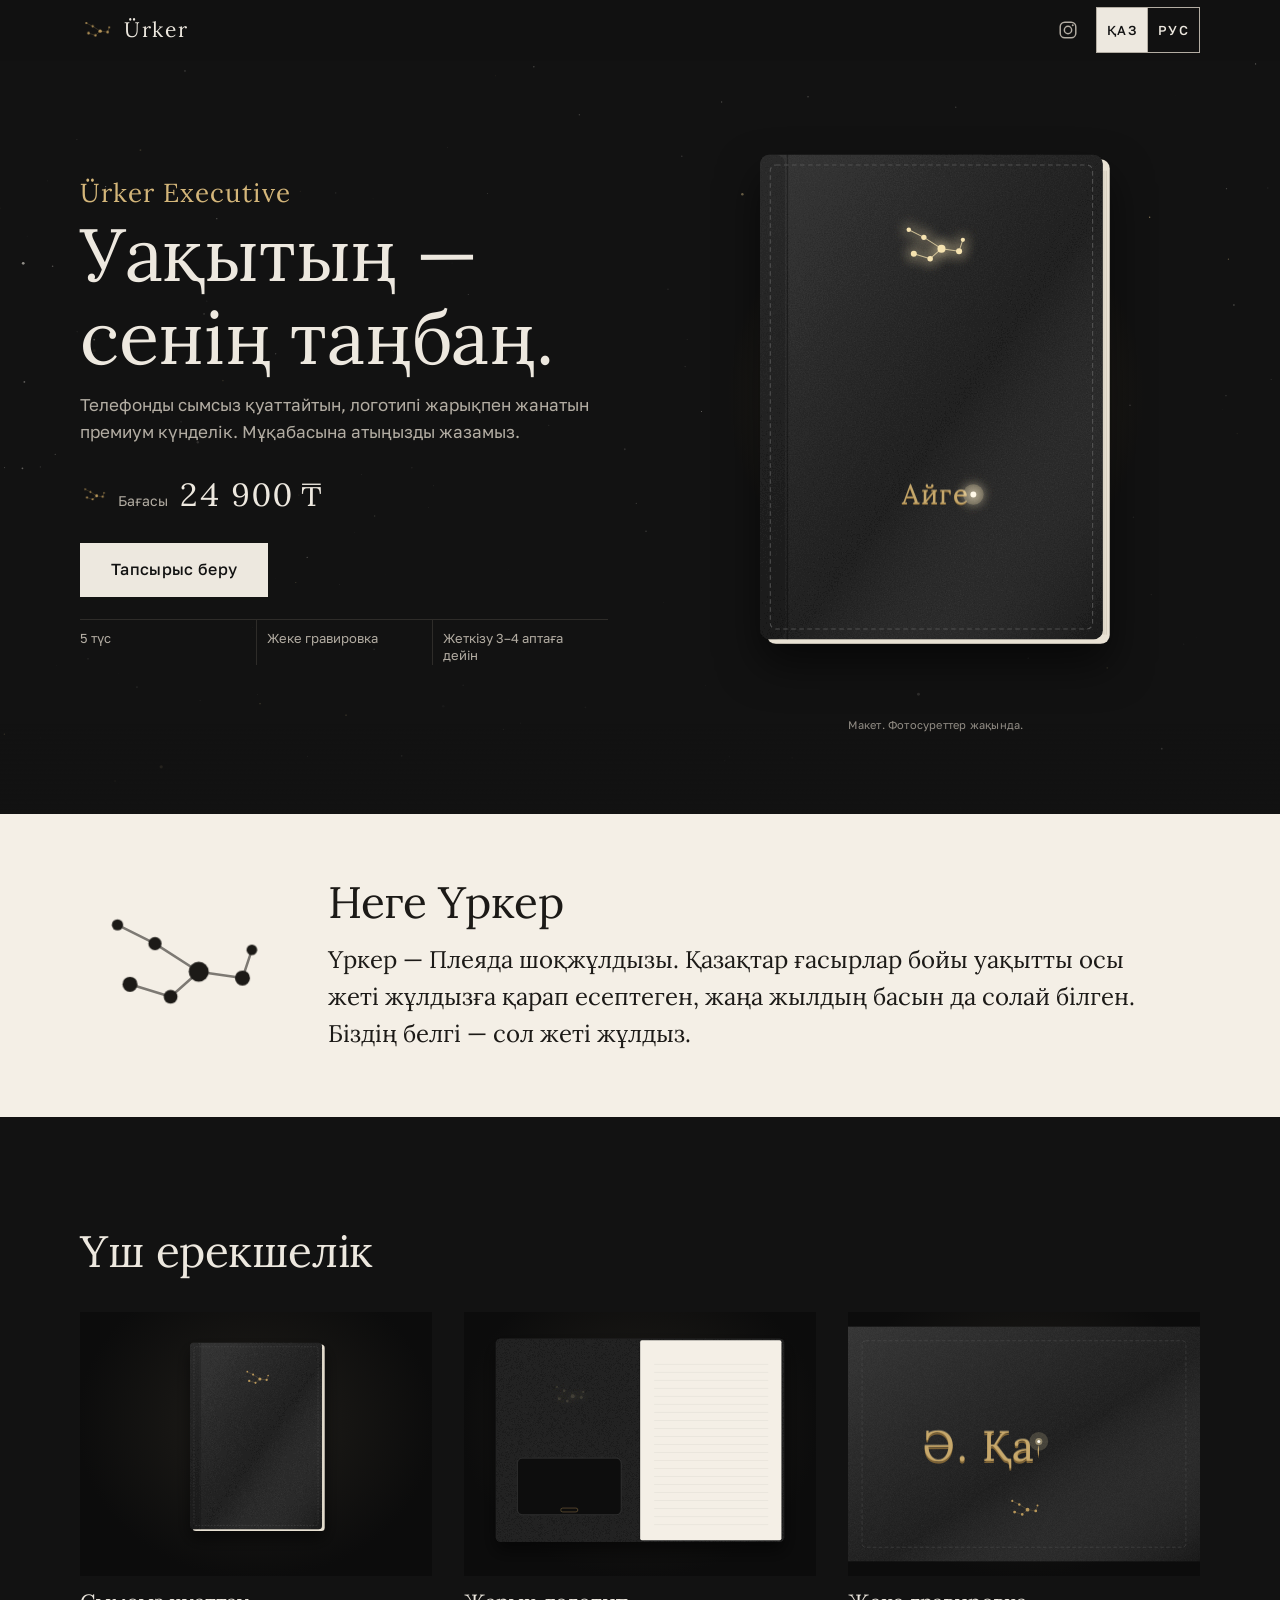
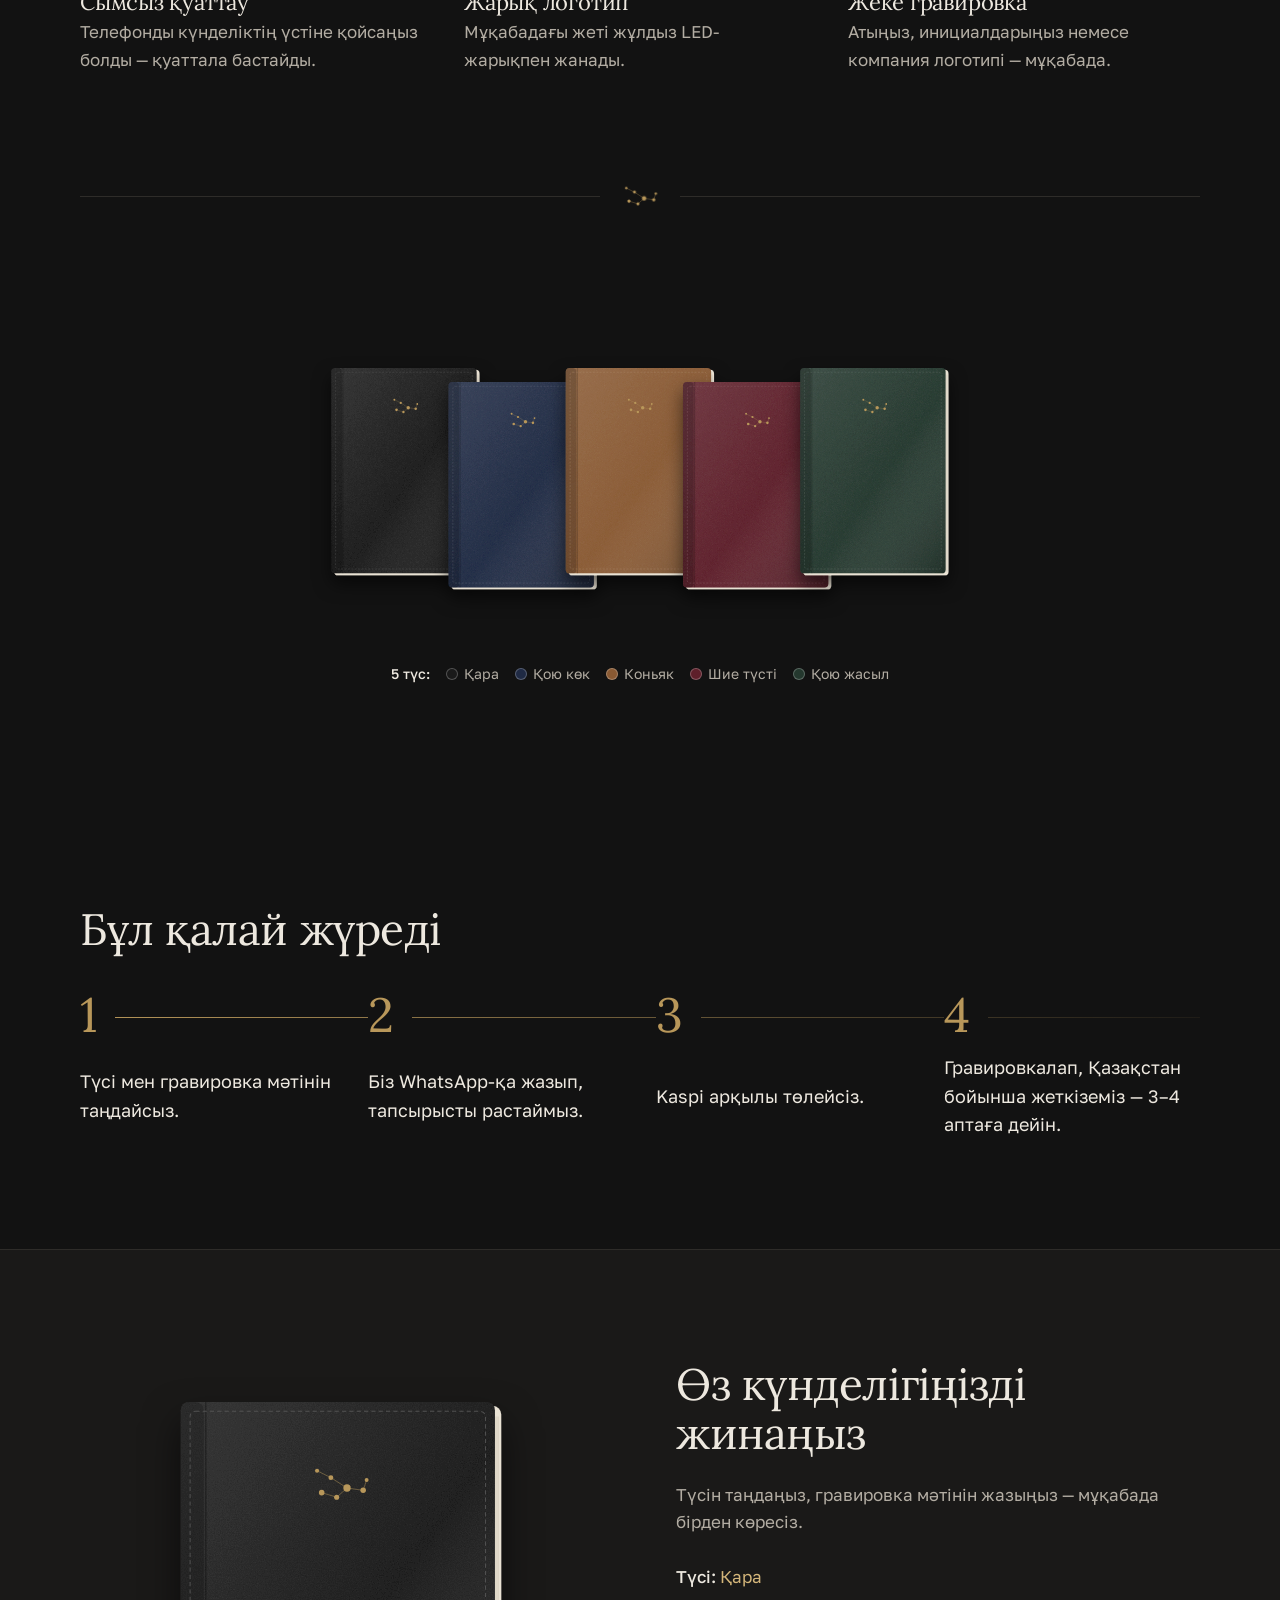
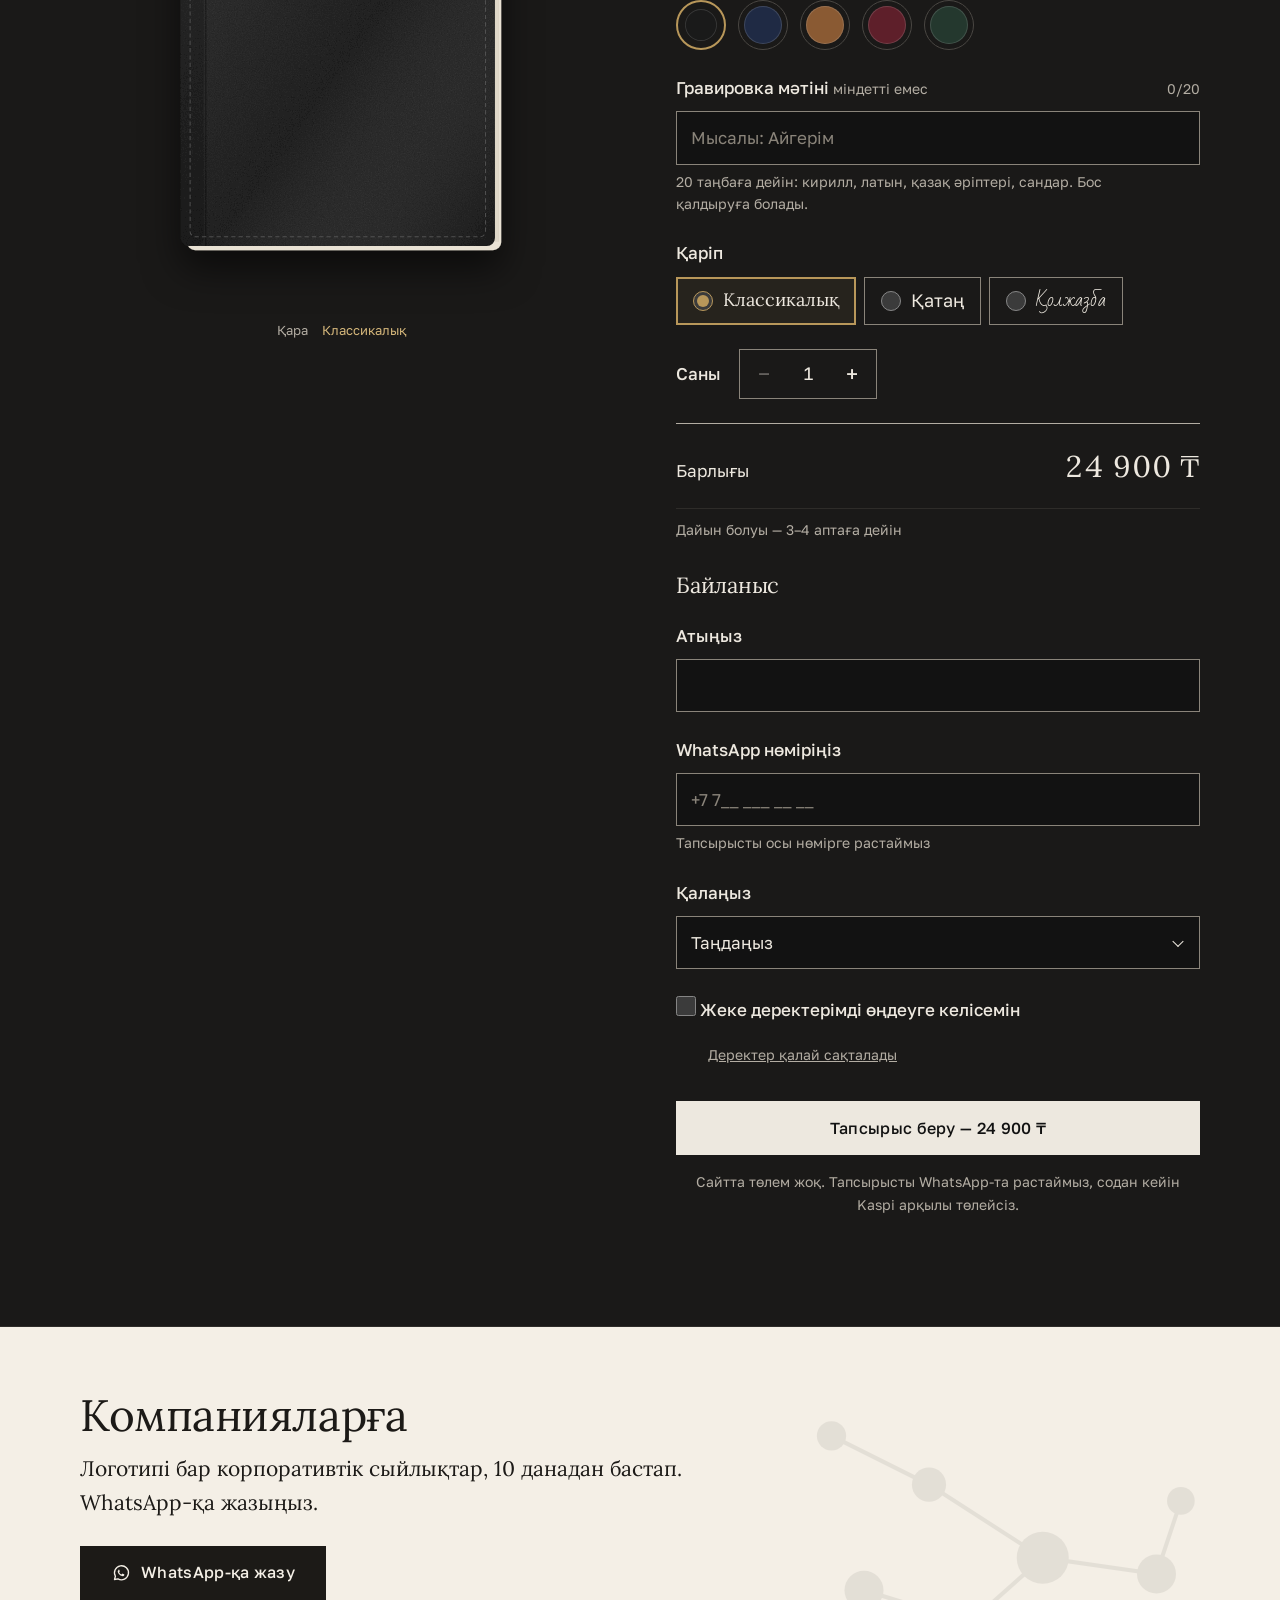
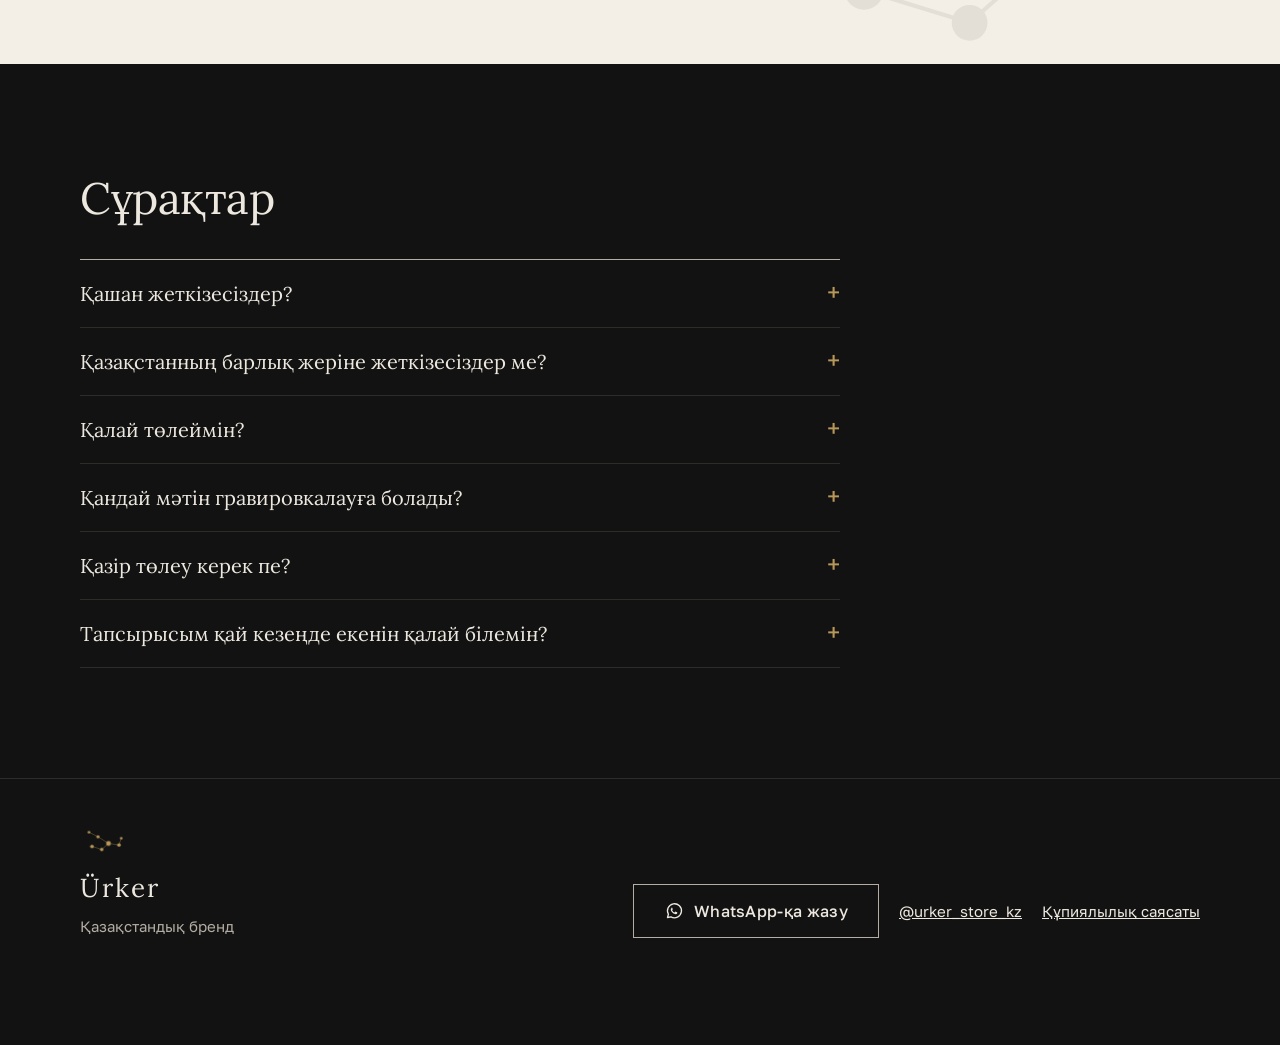
<file: index.html>
<!doctype html>
<html lang="kk" data-page-lang="kk">
<head>
  <meta charset="utf-8">
  <meta name="viewport" content="width=device-width, initial-scale=1, viewport-fit=cover">
  <!--
    Заголовок, описание и Open Graph — единственный текст в этом файле:
    их читают WhatsApp/Instagram при пересылке ссылки, а они не запускают JS.
    Видимые тексты — в content.js.
  -->
  <title>Ürker Executive — гравировкасы бар премиум күнделік</title>
  <meta name="description" content="Телефонды сымсыз қуаттайтын, логотипі жарықпен жанатын премиум күнделік. Мұқабасына атыңызды жазамыз. 5 түс, алдын ала тапсырыс, Kaspi арқылы төлем.">
  <meta name="theme-color" content="#121212">

  <meta property="og:type" content="website">
  <meta property="og:site_name" content="Ürker">
  <meta property="og:locale" content="kk_KZ">
  <meta property="og:locale:alternate" content="ru_RU">
  <meta property="og:title" content="Ürker Executive — Уақытың — сенің таңбаң.">
  <meta property="og:description" content="Телефонды сымсыз қуаттайтын, логотипі жарықпен жанатын премиум күнделік. Мұқабасына атыңызды жазамыз.">
  <!-- Адрес сайта: https://urkerstore.kz/ -->
  <link rel="canonical" href="https://urkerstore.kz/">
  <link rel="alternate" hreflang="kk" href="https://urkerstore.kz/">
  <link rel="alternate" hreflang="ru" href="https://urkerstore.kz/ru/">
  <link rel="alternate" hreflang="x-default" href="https://urkerstore.kz/">
  <meta property="og:url" content="https://urkerstore.kz/">
  <meta property="og:image" content="https://urkerstore.kz/images/og.jpg">
  <meta property="og:image:width" content="1200">
  <meta property="og:image:height" content="630">
  <meta name="twitter:card" content="summary_large_image">

  <link rel="icon" href="favicon.svg" type="image/svg+xml">
  <link rel="icon" href="favicon-32.png" sizes="32x32" type="image/png">
  <link rel="apple-touch-icon" href="apple-touch-icon.png">
  <link rel="preload" href="fonts/lora-latin.woff2" as="font" type="font/woff2" crossorigin>
  <link rel="preload" href="fonts/golos-cyrillic.woff2" as="font" type="font/woff2" crossorigin>
  <link rel="preload" href="fonts/golos-cyrillic-ext.woff2" as="font" type="font/woff2" crossorigin>
  <link rel="stylesheet" href="styles.css?v=20261128c">
</head>
<body>
  <svg width="0" height="0" style="position:absolute" aria-hidden="true" focusable="false">
    <!-- Знак Ürker: 7 звёзд Үркер (Плеяды). Те же координаты — в art.js -->
    <symbol id="stars" viewBox="0 0 64 40">
      <g stroke="currentColor" stroke-width=".8" stroke-linecap="round" opacity=".55">
        <line x1="16" y1="26" x2="29" y2="30"/><line x1="29" y1="30" x2="38" y2="22"/><line x1="38" y1="22" x2="52" y2="24"/>
        <line x1="52" y1="24" x2="55" y2="15"/><line x1="38" y1="22" x2="24" y2="13"/><line x1="24" y1="13" x2="12" y2="7"/>
      </g>
      <g fill="currentColor">
        <circle cx="38" cy="22" r="3.2"/><circle cx="52" cy="24" r="2.4"/><circle cx="55" cy="15" r="1.7"/><circle cx="29" cy="30" r="2.2"/>
        <circle cx="16" cy="26" r="2.4"/><circle cx="24" cy="13" r="2.1"/><circle cx="12" cy="7" r="1.8"/>
      </g>
    </symbol>
    <symbol id="wa-icon" viewBox="0 0 24 24">
      <path fill="none" stroke="currentColor" stroke-width="1.6" stroke-linejoin="round" d="M4.2 19.8l1.1-3.9A8.4 8.4 0 1 1 8.4 19l-4.2.8z"/>
      <path fill="currentColor" d="M9.3 7.6c.2 0 .4 0 .5.4l.7 1.6c.1.2 0 .4-.1.6l-.5.6c-.1.1-.1.3 0 .5.6 1 1.4 1.8 2.5 2.4.2.1.4.1.5-.1l.6-.7c.1-.2.4-.2.6-.1l1.6.8c.2.1.3.3.3.5 0 .9-.7 1.7-1.6 1.8-1.1.1-2.6-.4-4-1.7-1.5-1.4-2.3-3-2.3-4.1 0-.9.6-1.6 1.2-1.7z"/>
    </symbol>
    <symbol id="ig-icon" viewBox="0 0 24 24">
      <g fill="none" stroke="currentColor" stroke-width="1.6"><rect x="3.5" y="3.5" width="17" height="17" rx="5"/><circle cx="12" cy="12" r="4"/></g>
      <circle cx="17.2" cy="6.8" r="1.1" fill="currentColor"/>
    </symbol>
  </svg>

  <a class="skip-link" href="#main" data-t="skipLink"></a>

  <header class="site-header">
    <div class="wrap header-inner">
      <a class="logo" href="#top" data-t-attr="aria-label:logoLabel">
        <svg class="logo-mark" viewBox="0 0 64 40" aria-hidden="true" focusable="false"><use href="#stars"/></svg>
        <span class="logo-word" aria-hidden="true" translate="no">Ürker</span>
      </a>
      <div class="header-right">
        <a class="ig-link js-ig" target="_blank" rel="noopener" data-t-attr="aria-label:instagramLabel">
          <svg viewBox="0 0 24 24" aria-hidden="true"><use href="#ig-icon"/></svg>
        </a>
        <div class="lang-switch" role="group" data-t-attr="aria-label:langSwitchLabel">
          <button type="button" data-lang="kk" lang="kk"></button>
          <button type="button" data-lang="ru" lang="ru"></button>
        </div>
      </div>
    </div>
  </header>

  <main id="main">
    <!-- 1. Первый экран -->
    <section class="hero" id="top">
      <div class="wrap hero-grid">
        <div class="hero-text">
          <p class="kind" data-t="hero.kind"></p>
          <h1><span class="product" data-t="hero.product" translate="no"></span><span class="slogan" data-t="hero.slogan"></span></h1>
          <p class="lead" data-t="hero.lead"></p>
          <div class="price-row">
            <svg class="price-star" viewBox="0 0 64 40" aria-hidden="true"><use href="#stars"/></svg>
            <span class="price-label" data-t="hero.priceLabel"></span>
            <span class="price js-price"></span>
          </div>
          <a class="btn" href="#order" data-t="hero.cta"></a>
          <ul class="facts" data-list="hero.facts"></ul>
        </div>
        <figure class="hero-media">
          <div class="art" data-art="hero" data-t-attr="aria-label:hero.imageAlt" role="img"></div>
          <figcaption class="sketch-note" data-t="hero.sketchNote"></figcaption>
        </figure>
      </div>
    </section>

    <!-- 2. Почему Үркер (светлый блок) -->
    <section class="story" aria-labelledby="story-title">
      <div class="wrap story-grid">
        <svg class="story-stars" viewBox="0 0 64 40" aria-hidden="true"><use href="#stars"/></svg>
        <div>
          <h2 id="story-title" data-t="story.title"></h2>
          <p class="story-text" data-t="story.text"></p>
        </div>
      </div>
    </section>

    <!-- 3. Три отличия -->
    <section class="section features reveal" aria-labelledby="features-title">
      <div class="wrap">
        <h2 id="features-title" data-t="features.title"></h2>
        <div class="feature-list" data-list="features.items"></div>
      </div>
    </section>

    <div class="divider" aria-hidden="true"><svg viewBox="0 0 64 40"><use href="#stars"/></svg></div>

    <!-- 4. Характеристики -->
    <section class="section specs reveal" aria-labelledby="specs-title">
      <div class="wrap specs-grid">
        <div>
          <h2 id="specs-title" data-t="specs.title"></h2>
          <dl class="spec" data-list="specs.items"></dl>
        </div>
        <figure class="colors-figure">
          <div class="art art-colors" data-art="colors" data-t-attr="aria-label:specs.colorsAlt" role="img"></div>
          <figcaption class="color-list" id="color-list"></figcaption>
        </figure>
      </div>
    </section>

    <!-- 5. Как это работает (до формы: человек знает шаги, прежде чем заказать) -->
    <section class="section steps reveal" aria-labelledby="steps-title">
      <div class="wrap">
        <h2 id="steps-title" data-t="steps.title"></h2>
        <ol class="step-list" data-list="steps.items"></ol>
      </div>
    </section>

    <!-- 6. Конструктор заказа -->
    <section class="builder" id="order" aria-labelledby="builder-title" tabindex="-1">
      <div class="wrap builder-grid">
        <div class="preview-col">
          <div class="preview art" id="preview" role="img" data-t-attr="aria-label:builder.previewAlt"></div>
          <p class="preview-caption"><span id="preview-color"></span><span id="preview-font"></span></p>
        </div>

        <div class="builder-col">
          <h2 id="builder-title" data-t="builder.title"></h2>
          <p class="builder-intro" data-t="builder.intro"></p>

          <form id="order-form" novalidate>
            <p class="form-summary" id="form-summary" role="alert" hidden></p>

            <fieldset class="field">
              <legend><span data-t="builder.colorLabel"></span>: <strong id="color-name"></strong></legend>
              <div class="swatches" id="swatches"></div>
            </fieldset>

            <div class="field">
              <div class="label-row">
                <label for="f-engraving"><span data-t="builder.engravingLabel"></span> <span class="optional" data-t="builder.optional"></span></label>
                <span class="counter" id="engraving-counter" aria-live="polite"></span>
              </div>
              <input id="f-engraving" name="engraving" type="text" autocomplete="off" spellcheck="false" data-t-attr="placeholder:builder.engravingPlaceholder" aria-describedby="hint-engraving err-engraving">
              <p class="field-hint" id="hint-engraving" data-t="builder.engravingHint"></p>
              <p class="field-error" id="err-engraving" hidden></p>
            </div>

            <fieldset class="field">
              <legend data-t="builder.fontLabel"></legend>
              <div class="choices" id="font-choices"></div>
            </fieldset>

            <div class="field qty-field">
              <span class="qty-label" id="qty-label" data-t="builder.qtyLabel"></span>
              <div class="qty" role="group" aria-labelledby="qty-label">
                <button type="button" class="qty-btn" id="qty-minus" data-t-attr="aria-label:builder.qtyMinus">−</button>
                <output id="qty-value" aria-live="polite">1</output>
                <button type="button" class="qty-btn" id="qty-plus" data-t-attr="aria-label:builder.qtyPlus">+</button>
              </div>
              <a class="qty-more" href="#business" id="qty-more" data-t="builder.qtyMore" hidden></a>
            </div>

            <div class="total">
              <span data-t="builder.totalLabel"></span>
              <strong id="total"></strong>
            </div>
            <p class="total-note" id="total-note"></p>

            <h3 class="contacts-title" data-t="builder.contactsTitle"></h3>

            <div class="field">
              <label for="f-name" data-t="builder.nameLabel"></label>
              <input id="f-name" name="name" type="text" autocomplete="name" maxlength="80" required aria-describedby="err-name">
              <p class="field-error" id="err-name" hidden></p>
            </div>

            <div class="field">
              <label for="f-phone" data-t="builder.phoneLabel"></label>
              <input id="f-phone" name="phone" type="tel" inputmode="tel" autocomplete="tel" placeholder="+7 7__ ___ __ __" required aria-describedby="hint-phone err-phone">
              <p class="field-hint" id="hint-phone" data-t="builder.phoneHint"></p>
              <p class="field-error" id="err-phone" hidden></p>
            </div>

            <div class="field">
              <label for="f-city" data-t="builder.cityLabel"></label>
              <div class="select-wrap"><select id="f-city" name="city" required aria-describedby="err-city"></select></div>
              <p class="field-error" id="err-city" hidden></p>
            </div>

            <div class="hp" aria-hidden="true">
              <label for="f-website">Website</label>
              <input id="f-website" name="website" type="text" tabindex="-1" autocomplete="off">
            </div>

            <div class="field">
              <label class="check" for="f-consent">
                <input id="f-consent" name="consent" type="checkbox" required aria-describedby="err-consent">
                <span data-t="builder.consent"></span>
              </label>
              <a class="consent-link" href="privacy.html" data-t="builder.consentLink"></a>
              <p class="field-error" id="err-consent" hidden></p>
            </div>

            <button class="btn btn-block" type="submit" id="f-submit" data-t="builder.submit"></button>
            <p class="pay-note" data-t="builder.payNote"></p>
          </form>

          <div class="result" id="result-ok" role="status" tabindex="-1" hidden>
            <svg class="result-stars" viewBox="0 0 64 40" aria-hidden="true"><use href="#stars"/></svg>
            <p class="result-title" data-t="builder.successTitle"></p>
            <p class="result-order" id="result-order"></p>
            <p class="result-text" data-t="builder.successText"></p>
            <a class="btn btn-outline js-order-wa" target="_blank" rel="noopener">
              <svg class="icon" viewBox="0 0 24 24" aria-hidden="true"><use href="#wa-icon"/></svg>
              <span data-t="builder.successButton"></span>
            </a>
          </div>

          <div class="result result-fail" id="result-fail" role="alert" tabindex="-1" hidden>
            <p class="result-title" data-t="builder.failTitle"></p>
            <p class="result-text" data-t="builder.failText"></p>
            <a class="btn js-order-wa" target="_blank" rel="noopener">
              <svg class="icon" viewBox="0 0 24 24" aria-hidden="true"><use href="#wa-icon"/></svg>
              <span data-t="builder.successButton"></span>
            </a>
          </div>
        </div>
      </div>
    </section>

    <!-- 7. Для компаний -->
    <section class="business" id="business" aria-labelledby="business-title">
      <div class="wrap business-inner">
        <h2 id="business-title" data-t="business.title"></h2>
        <p class="business-text" data-t="business.text"></p>
        <a class="btn btn-brass js-wa-business" target="_blank" rel="noopener">
          <svg class="icon" viewBox="0 0 24 24" aria-hidden="true"><use href="#wa-icon"/></svg>
          <span data-t="business.cta"></span>
        </a>
      </div>
    </section>

    <!-- 8. Вопросы -->
    <section class="section faq reveal" aria-labelledby="faq-title">
      <div class="wrap narrow">
        <h2 id="faq-title" data-t="faq.title"></h2>
        <div class="faq-list" data-list="faq.items"></div>
      </div>
    </section>
  </main>

  <footer class="site-footer">
    <div class="wrap footer-inner">
      <div>
        <svg class="footer-mark" viewBox="0 0 64 40" aria-hidden="true"><use href="#stars"/></svg>
        <p class="footer-word" translate="no">Ürker</p>
        <p data-t="footer.brand"></p>
        <p data-t="footer.origin"></p>
      </div>
      <div class="footer-links">
        <a class="btn btn-outline js-wa" target="_blank" rel="noopener">
          <svg class="icon" viewBox="0 0 24 24" aria-hidden="true"><use href="#wa-icon"/></svg>
          <span data-t="footer.whatsapp"></span>
        </a>
        <a class="footer-link js-ig js-ig-text" target="_blank" rel="noopener"></a>
        <a class="footer-link" href="privacy.html" data-t="footer.privacy"></a>
      </div>
      <p class="footer-seller" data-t="footer.seller"></p>
      <p class="footer-copy">© <span id="year">2026</span> Ürker</p>
    </div>
  </footer>

  <!-- Нижняя панель заказа (только телефон): видна между первым экраном и конструктором -->
  <div class="buybar" id="buybar" hidden>
    <a class="btn buybar-order" href="#order"><span data-t="hero.cta"></span><span class="buybar-price js-price"></span></a>
    <a class="buybar-wa js-wa" target="_blank" rel="noopener" data-t-attr="aria-label:whatsappFloatLabel">
      <svg viewBox="0 0 24 24" aria-hidden="true"><use href="#wa-icon"/></svg>
    </a>
  </div>

  <noscript>
    <div class="noscript">
      <p lang="kk">Сайт толық ашылмады. Тапсырысты WhatsApp арқылы беріңіз: <a href="https://wa.me/77085501378">+7 708 550 13 78</a></p>
      <p lang="ru">Сайт не загрузился полностью. Оформите заказ в WhatsApp: <a href="https://wa.me/77085501378">+7 708 550 13 78</a></p>
    </div>
  </noscript>

  <script src="config.js?v=20261128c"></script>
  <script src="content.js?v=20261128c"></script>
  <script src="art.js?v=20261128c"></script>
  <script src="main.js?v=20261128c"></script>
  <script src="motion.js?v=20261128c"></script>
</body>
</html>
</file>
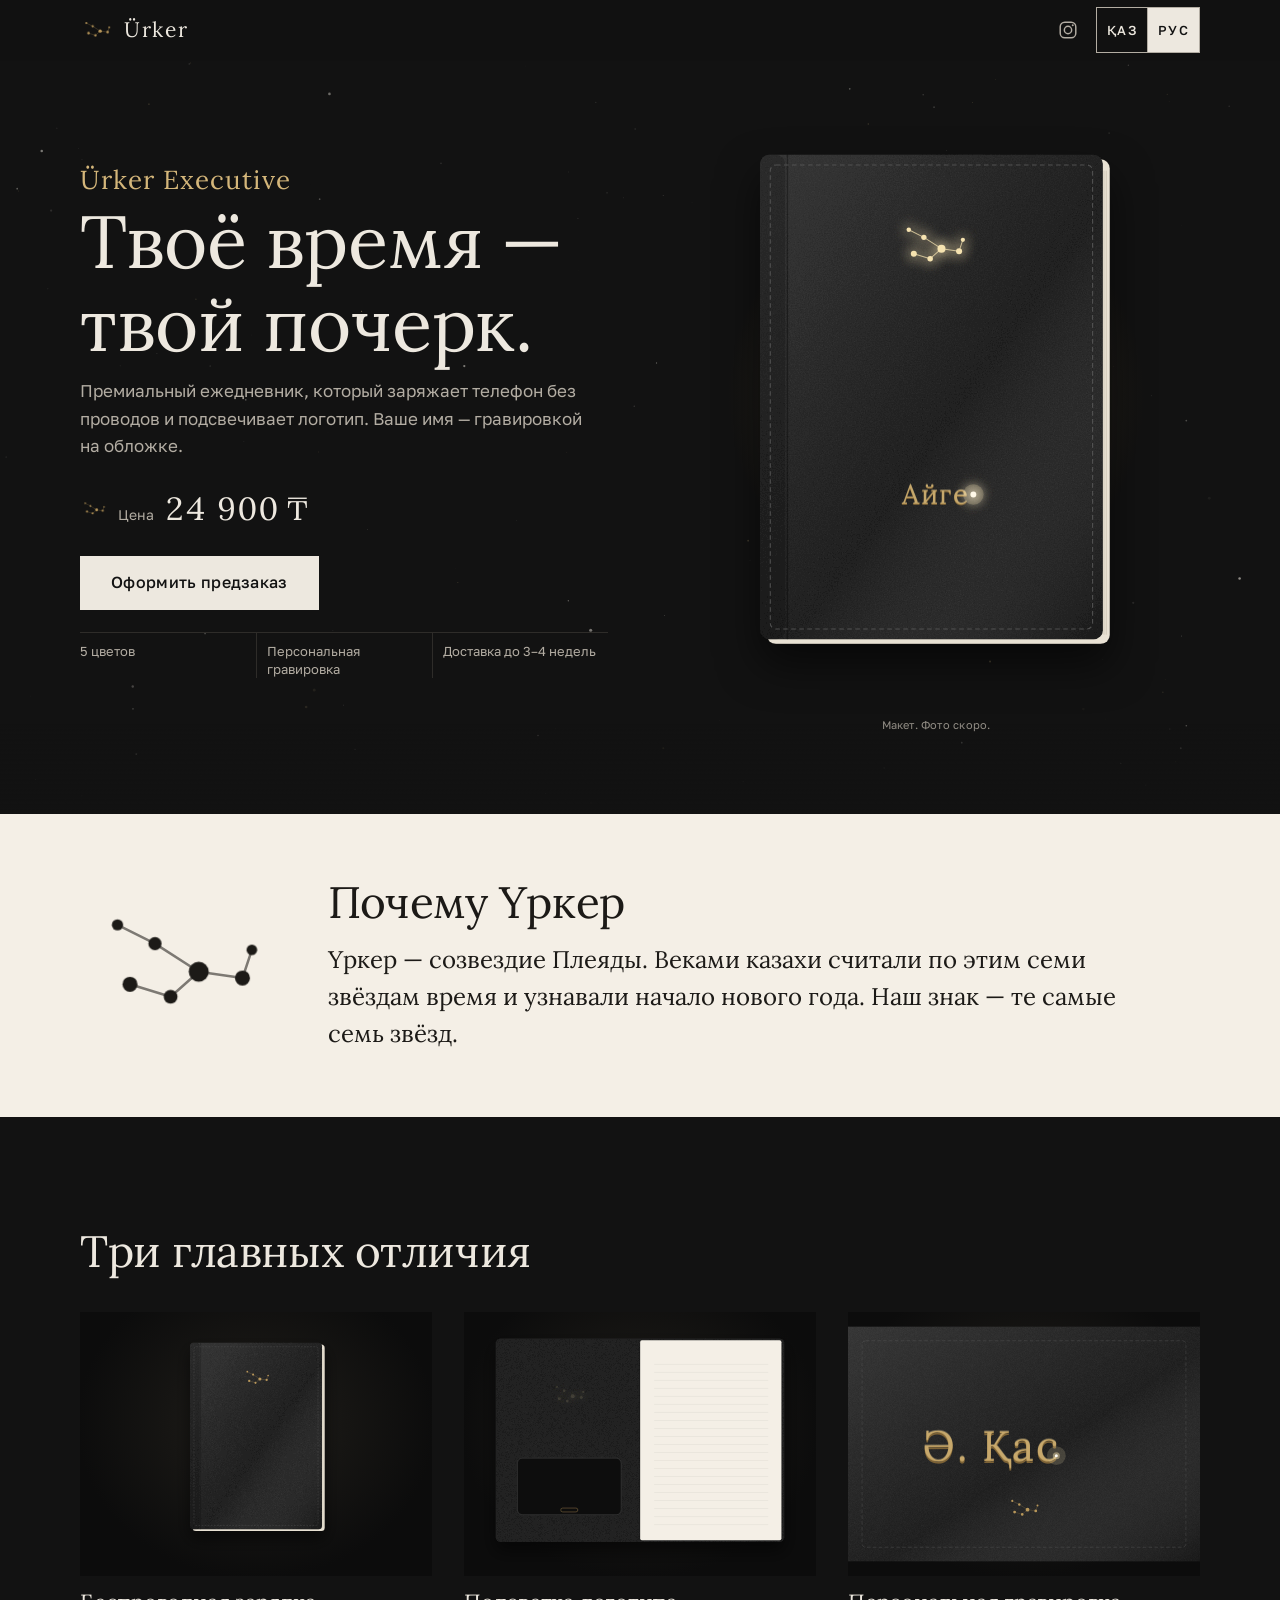
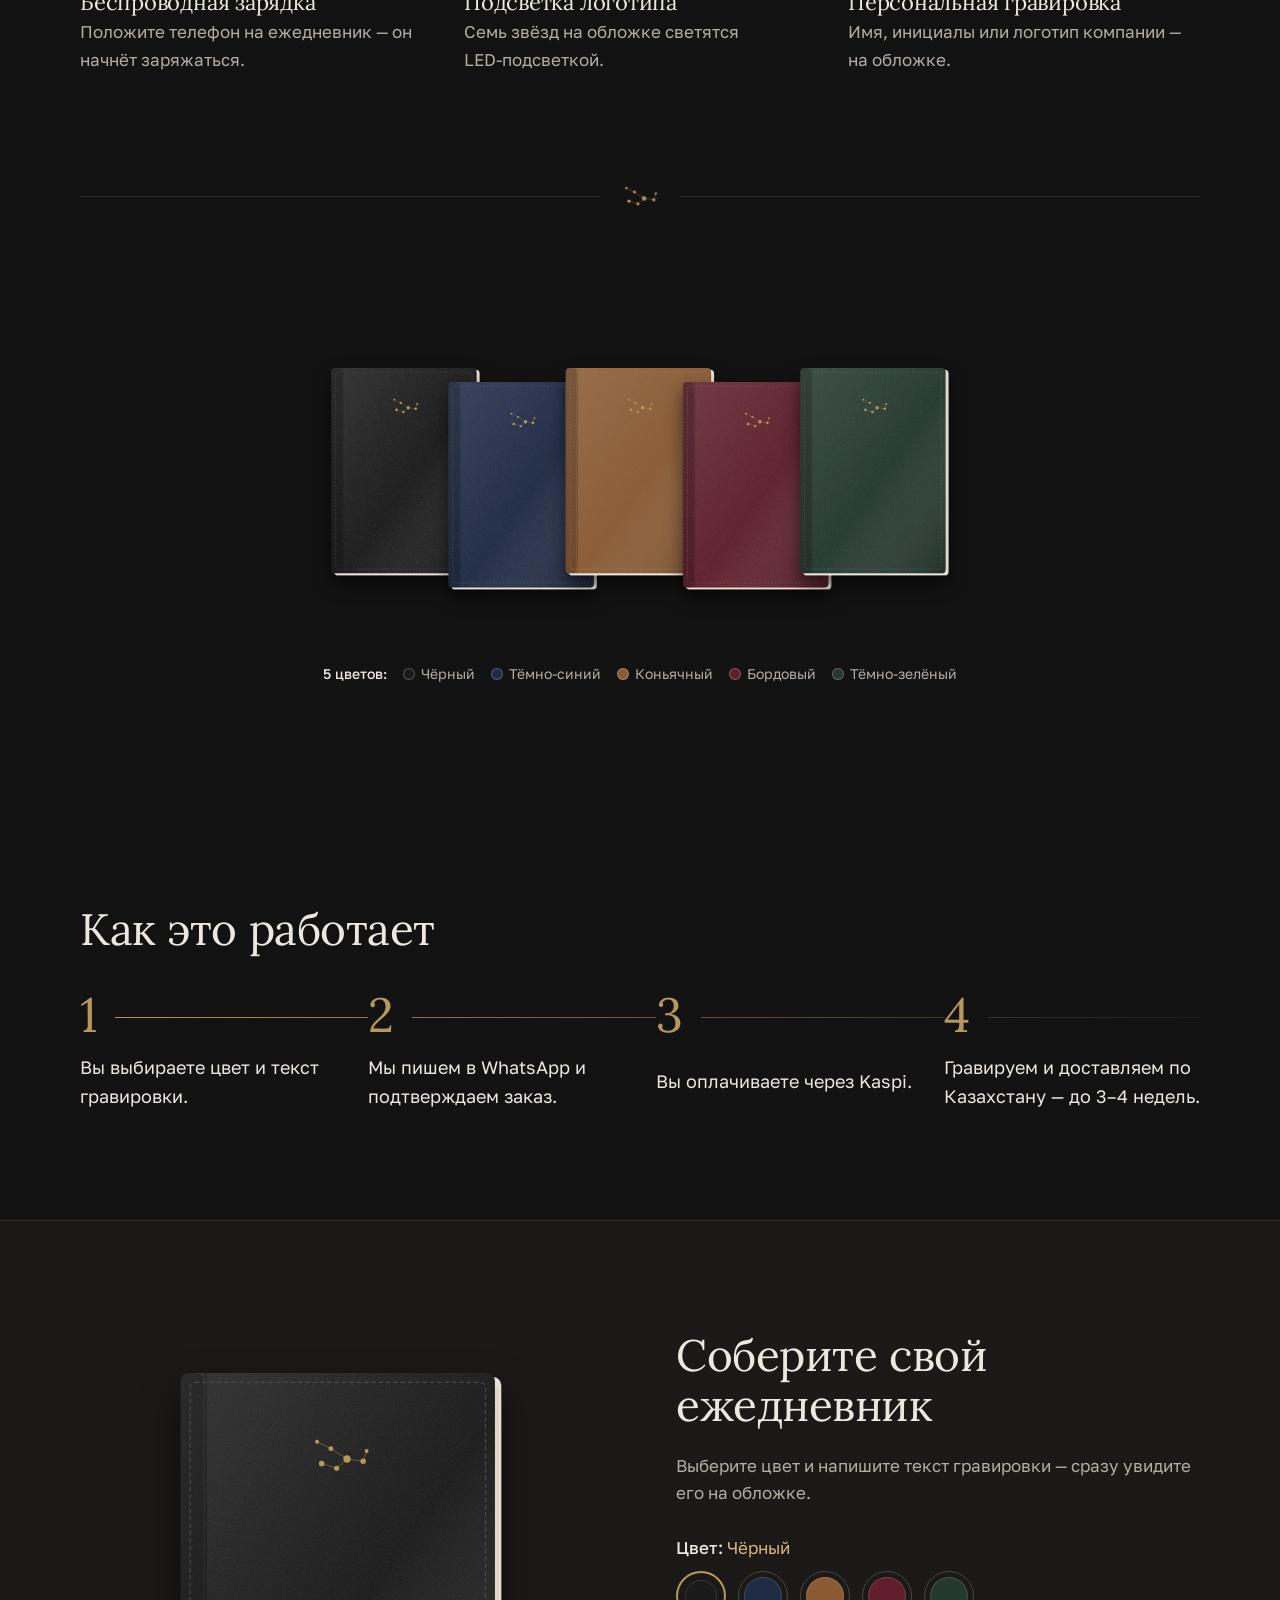
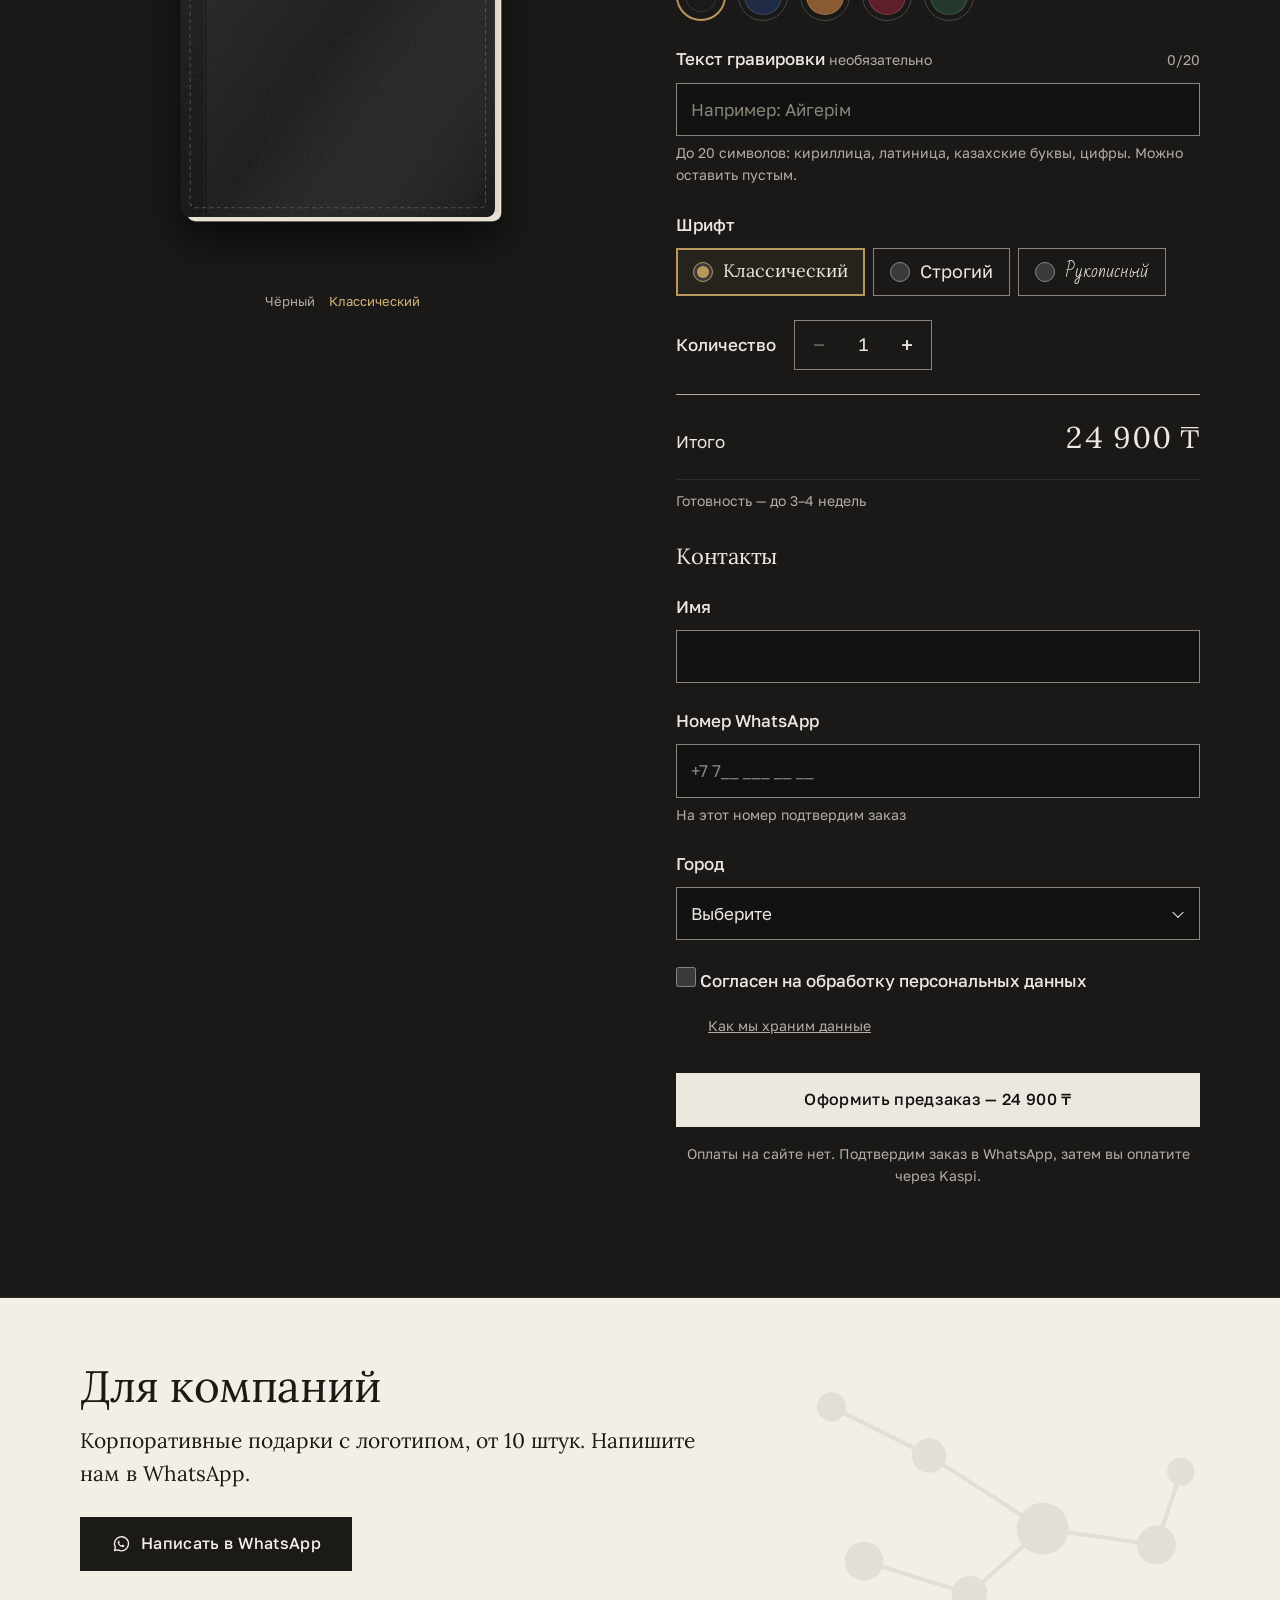
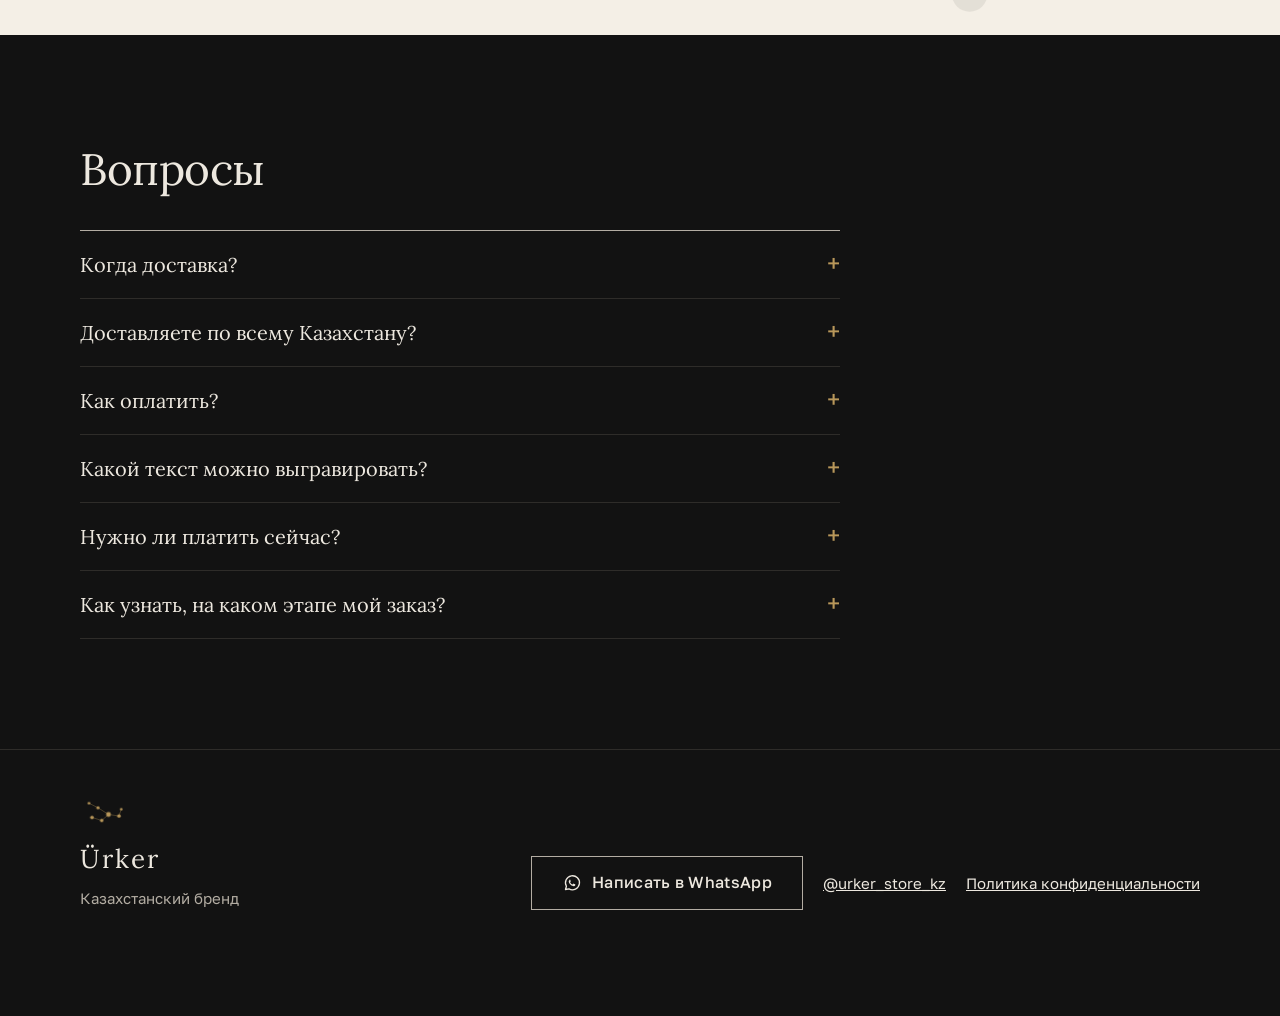
<file: ru/index.html>
<!doctype html>
<!-- Создано автоматически: node tools/build-ru.js. Не редактируйте вручную — правьте site/index.html. -->
<html lang="ru" data-page-lang="ru" data-root="../">
<head>
  <meta charset="utf-8">
  <meta name="viewport" content="width=device-width, initial-scale=1, viewport-fit=cover">
  <!--
    Заголовок, описание и Open Graph — единственный текст в этом файле:
    их читают WhatsApp/Instagram при пересылке ссылки, а они не запускают JS.
    Видимые тексты — в content.js.
  -->
  <title>Ürker Executive — ежедневник с гравировкой и зарядкой</title>
  <meta name="description" content="Премиальный ежедневник с беспроводной зарядкой телефона и подсветкой логотипа. Ваше имя гравировкой на обложке. 5 цветов, предзаказ, оплата через Kaspi.">
  <meta name="theme-color" content="#121212">

  <meta property="og:type" content="website">
  <meta property="og:site_name" content="Ürker">
  <meta property="og:locale" content="ru_RU">
  <meta property="og:locale:alternate" content="kk_KZ">
  <meta property="og:title" content="Ürker Executive — Твоё время — твой почерк.">
  <meta property="og:description" content="Премиальный ежедневник с беспроводной зарядкой телефона и подсветкой логотипа. Ваше имя гравировкой на обложке. 5 цветов, предзаказ, оплата через Kaspi.">
  <!-- Адрес сайта: https://urkerstore.kz/ -->
  <link rel="canonical" href="https://urkerstore.kz/ru/">
  <link rel="alternate" hreflang="kk" href="https://urkerstore.kz/">
  <link rel="alternate" hreflang="ru" href="https://urkerstore.kz/ru/">
  <link rel="alternate" hreflang="x-default" href="https://urkerstore.kz/">
  <meta property="og:url" content="https://urkerstore.kz/ru/">
  <meta property="og:image" content="https://urkerstore.kz/images/og.jpg">
  <meta property="og:image:width" content="1200">
  <meta property="og:image:height" content="630">
  <meta name="twitter:card" content="summary_large_image">

  <link rel="icon" href="../favicon.svg" type="image/svg+xml">
  <link rel="icon" href="../favicon-32.png" sizes="32x32" type="image/png">
  <link rel="apple-touch-icon" href="../apple-touch-icon.png">
  <link rel="preload" href="../fonts/lora-latin.woff2" as="font" type="font/woff2" crossorigin>
  <link rel="preload" href="../fonts/golos-cyrillic.woff2" as="font" type="font/woff2" crossorigin>
  <link rel="preload" href="../fonts/golos-cyrillic-ext.woff2" as="font" type="font/woff2" crossorigin>
  <link rel="stylesheet" href="../styles.css?v=20261128c">
</head>
<body>
  <svg width="0" height="0" style="position:absolute" aria-hidden="true" focusable="false">
    <!-- Знак Ürker: 7 звёзд Үркер (Плеяды). Те же координаты — в art.js -->
    <symbol id="stars" viewBox="0 0 64 40">
      <g stroke="currentColor" stroke-width=".8" stroke-linecap="round" opacity=".55">
        <line x1="16" y1="26" x2="29" y2="30"/><line x1="29" y1="30" x2="38" y2="22"/><line x1="38" y1="22" x2="52" y2="24"/>
        <line x1="52" y1="24" x2="55" y2="15"/><line x1="38" y1="22" x2="24" y2="13"/><line x1="24" y1="13" x2="12" y2="7"/>
      </g>
      <g fill="currentColor">
        <circle cx="38" cy="22" r="3.2"/><circle cx="52" cy="24" r="2.4"/><circle cx="55" cy="15" r="1.7"/><circle cx="29" cy="30" r="2.2"/>
        <circle cx="16" cy="26" r="2.4"/><circle cx="24" cy="13" r="2.1"/><circle cx="12" cy="7" r="1.8"/>
      </g>
    </symbol>
    <symbol id="wa-icon" viewBox="0 0 24 24">
      <path fill="none" stroke="currentColor" stroke-width="1.6" stroke-linejoin="round" d="M4.2 19.8l1.1-3.9A8.4 8.4 0 1 1 8.4 19l-4.2.8z"/>
      <path fill="currentColor" d="M9.3 7.6c.2 0 .4 0 .5.4l.7 1.6c.1.2 0 .4-.1.6l-.5.6c-.1.1-.1.3 0 .5.6 1 1.4 1.8 2.5 2.4.2.1.4.1.5-.1l.6-.7c.1-.2.4-.2.6-.1l1.6.8c.2.1.3.3.3.5 0 .9-.7 1.7-1.6 1.8-1.1.1-2.6-.4-4-1.7-1.5-1.4-2.3-3-2.3-4.1 0-.9.6-1.6 1.2-1.7z"/>
    </symbol>
    <symbol id="ig-icon" viewBox="0 0 24 24">
      <g fill="none" stroke="currentColor" stroke-width="1.6"><rect x="3.5" y="3.5" width="17" height="17" rx="5"/><circle cx="12" cy="12" r="4"/></g>
      <circle cx="17.2" cy="6.8" r="1.1" fill="currentColor"/>
    </symbol>
  </svg>

  <a class="skip-link" href="#main" data-t="skipLink"></a>

  <header class="site-header">
    <div class="wrap header-inner">
      <a class="logo" href="#top" data-t-attr="aria-label:logoLabel">
        <svg class="logo-mark" viewBox="0 0 64 40" aria-hidden="true" focusable="false"><use href="#stars"/></svg>
        <span class="logo-word" aria-hidden="true" translate="no">Ürker</span>
      </a>
      <div class="header-right">
        <a class="ig-link js-ig" target="_blank" rel="noopener" data-t-attr="aria-label:instagramLabel">
          <svg viewBox="0 0 24 24" aria-hidden="true"><use href="#ig-icon"/></svg>
        </a>
        <div class="lang-switch" role="group" data-t-attr="aria-label:langSwitchLabel">
          <button type="button" data-lang="kk" lang="kk"></button>
          <button type="button" data-lang="ru" lang="ru"></button>
        </div>
      </div>
    </div>
  </header>

  <main id="main">
    <!-- 1. Первый экран -->
    <section class="hero" id="top">
      <div class="wrap hero-grid">
        <div class="hero-text">
          <p class="kind" data-t="hero.kind"></p>
          <h1><span class="product" data-t="hero.product" translate="no"></span><span class="slogan" data-t="hero.slogan"></span></h1>
          <p class="lead" data-t="hero.lead"></p>
          <div class="price-row">
            <svg class="price-star" viewBox="0 0 64 40" aria-hidden="true"><use href="#stars"/></svg>
            <span class="price-label" data-t="hero.priceLabel"></span>
            <span class="price js-price"></span>
          </div>
          <a class="btn" href="#order" data-t="hero.cta"></a>
          <ul class="facts" data-list="hero.facts"></ul>
        </div>
        <figure class="hero-media">
          <div class="art" data-art="hero" data-t-attr="aria-label:hero.imageAlt" role="img"></div>
          <figcaption class="sketch-note" data-t="hero.sketchNote"></figcaption>
        </figure>
      </div>
    </section>

    <!-- 2. Почему Үркер (светлый блок) -->
    <section class="story" aria-labelledby="story-title">
      <div class="wrap story-grid">
        <svg class="story-stars" viewBox="0 0 64 40" aria-hidden="true"><use href="#stars"/></svg>
        <div>
          <h2 id="story-title" data-t="story.title"></h2>
          <p class="story-text" data-t="story.text"></p>
        </div>
      </div>
    </section>

    <!-- 3. Три отличия -->
    <section class="section features reveal" aria-labelledby="features-title">
      <div class="wrap">
        <h2 id="features-title" data-t="features.title"></h2>
        <div class="feature-list" data-list="features.items"></div>
      </div>
    </section>

    <div class="divider" aria-hidden="true"><svg viewBox="0 0 64 40"><use href="#stars"/></svg></div>

    <!-- 4. Характеристики -->
    <section class="section specs reveal" aria-labelledby="specs-title">
      <div class="wrap specs-grid">
        <div>
          <h2 id="specs-title" data-t="specs.title"></h2>
          <dl class="spec" data-list="specs.items"></dl>
        </div>
        <figure class="colors-figure">
          <div class="art art-colors" data-art="colors" data-t-attr="aria-label:specs.colorsAlt" role="img"></div>
          <figcaption class="color-list" id="color-list"></figcaption>
        </figure>
      </div>
    </section>

    <!-- 5. Как это работает (до формы: человек знает шаги, прежде чем заказать) -->
    <section class="section steps reveal" aria-labelledby="steps-title">
      <div class="wrap">
        <h2 id="steps-title" data-t="steps.title"></h2>
        <ol class="step-list" data-list="steps.items"></ol>
      </div>
    </section>

    <!-- 6. Конструктор заказа -->
    <section class="builder" id="order" aria-labelledby="builder-title" tabindex="-1">
      <div class="wrap builder-grid">
        <div class="preview-col">
          <div class="preview art" id="preview" role="img" data-t-attr="aria-label:builder.previewAlt"></div>
          <p class="preview-caption"><span id="preview-color"></span><span id="preview-font"></span></p>
        </div>

        <div class="builder-col">
          <h2 id="builder-title" data-t="builder.title"></h2>
          <p class="builder-intro" data-t="builder.intro"></p>

          <form id="order-form" novalidate>
            <p class="form-summary" id="form-summary" role="alert" hidden></p>

            <fieldset class="field">
              <legend><span data-t="builder.colorLabel"></span>: <strong id="color-name"></strong></legend>
              <div class="swatches" id="swatches"></div>
            </fieldset>

            <div class="field">
              <div class="label-row">
                <label for="f-engraving"><span data-t="builder.engravingLabel"></span> <span class="optional" data-t="builder.optional"></span></label>
                <span class="counter" id="engraving-counter" aria-live="polite"></span>
              </div>
              <input id="f-engraving" name="engraving" type="text" autocomplete="off" spellcheck="false" data-t-attr="placeholder:builder.engravingPlaceholder" aria-describedby="hint-engraving err-engraving">
              <p class="field-hint" id="hint-engraving" data-t="builder.engravingHint"></p>
              <p class="field-error" id="err-engraving" hidden></p>
            </div>

            <fieldset class="field">
              <legend data-t="builder.fontLabel"></legend>
              <div class="choices" id="font-choices"></div>
            </fieldset>

            <div class="field qty-field">
              <span class="qty-label" id="qty-label" data-t="builder.qtyLabel"></span>
              <div class="qty" role="group" aria-labelledby="qty-label">
                <button type="button" class="qty-btn" id="qty-minus" data-t-attr="aria-label:builder.qtyMinus">−</button>
                <output id="qty-value" aria-live="polite">1</output>
                <button type="button" class="qty-btn" id="qty-plus" data-t-attr="aria-label:builder.qtyPlus">+</button>
              </div>
              <a class="qty-more" href="#business" id="qty-more" data-t="builder.qtyMore" hidden></a>
            </div>

            <div class="total">
              <span data-t="builder.totalLabel"></span>
              <strong id="total"></strong>
            </div>
            <p class="total-note" id="total-note"></p>

            <h3 class="contacts-title" data-t="builder.contactsTitle"></h3>

            <div class="field">
              <label for="f-name" data-t="builder.nameLabel"></label>
              <input id="f-name" name="name" type="text" autocomplete="name" maxlength="80" required aria-describedby="err-name">
              <p class="field-error" id="err-name" hidden></p>
            </div>

            <div class="field">
              <label for="f-phone" data-t="builder.phoneLabel"></label>
              <input id="f-phone" name="phone" type="tel" inputmode="tel" autocomplete="tel" placeholder="+7 7__ ___ __ __" required aria-describedby="hint-phone err-phone">
              <p class="field-hint" id="hint-phone" data-t="builder.phoneHint"></p>
              <p class="field-error" id="err-phone" hidden></p>
            </div>

            <div class="field">
              <label for="f-city" data-t="builder.cityLabel"></label>
              <div class="select-wrap"><select id="f-city" name="city" required aria-describedby="err-city"></select></div>
              <p class="field-error" id="err-city" hidden></p>
            </div>

            <div class="hp" aria-hidden="true">
              <label for="f-website">Website</label>
              <input id="f-website" name="website" type="text" tabindex="-1" autocomplete="off">
            </div>

            <div class="field">
              <label class="check" for="f-consent">
                <input id="f-consent" name="consent" type="checkbox" required aria-describedby="err-consent">
                <span data-t="builder.consent"></span>
              </label>
              <a class="consent-link" href="../privacy.html" data-t="builder.consentLink"></a>
              <p class="field-error" id="err-consent" hidden></p>
            </div>

            <button class="btn btn-block" type="submit" id="f-submit" data-t="builder.submit"></button>
            <p class="pay-note" data-t="builder.payNote"></p>
          </form>

          <div class="result" id="result-ok" role="status" tabindex="-1" hidden>
            <svg class="result-stars" viewBox="0 0 64 40" aria-hidden="true"><use href="#stars"/></svg>
            <p class="result-title" data-t="builder.successTitle"></p>
            <p class="result-order" id="result-order"></p>
            <p class="result-text" data-t="builder.successText"></p>
            <a class="btn btn-outline js-order-wa" target="_blank" rel="noopener">
              <svg class="icon" viewBox="0 0 24 24" aria-hidden="true"><use href="#wa-icon"/></svg>
              <span data-t="builder.successButton"></span>
            </a>
          </div>

          <div class="result result-fail" id="result-fail" role="alert" tabindex="-1" hidden>
            <p class="result-title" data-t="builder.failTitle"></p>
            <p class="result-text" data-t="builder.failText"></p>
            <a class="btn js-order-wa" target="_blank" rel="noopener">
              <svg class="icon" viewBox="0 0 24 24" aria-hidden="true"><use href="#wa-icon"/></svg>
              <span data-t="builder.successButton"></span>
            </a>
          </div>
        </div>
      </div>
    </section>

    <!-- 7. Для компаний -->
    <section class="business" id="business" aria-labelledby="business-title">
      <div class="wrap business-inner">
        <h2 id="business-title" data-t="business.title"></h2>
        <p class="business-text" data-t="business.text"></p>
        <a class="btn btn-brass js-wa-business" target="_blank" rel="noopener">
          <svg class="icon" viewBox="0 0 24 24" aria-hidden="true"><use href="#wa-icon"/></svg>
          <span data-t="business.cta"></span>
        </a>
      </div>
    </section>

    <!-- 8. Вопросы -->
    <section class="section faq reveal" aria-labelledby="faq-title">
      <div class="wrap narrow">
        <h2 id="faq-title" data-t="faq.title"></h2>
        <div class="faq-list" data-list="faq.items"></div>
      </div>
    </section>
  </main>

  <footer class="site-footer">
    <div class="wrap footer-inner">
      <div>
        <svg class="footer-mark" viewBox="0 0 64 40" aria-hidden="true"><use href="#stars"/></svg>
        <p class="footer-word" translate="no">Ürker</p>
        <p data-t="footer.brand"></p>
        <p data-t="footer.origin"></p>
      </div>
      <div class="footer-links">
        <a class="btn btn-outline js-wa" target="_blank" rel="noopener">
          <svg class="icon" viewBox="0 0 24 24" aria-hidden="true"><use href="#wa-icon"/></svg>
          <span data-t="footer.whatsapp"></span>
        </a>
        <a class="footer-link js-ig js-ig-text" target="_blank" rel="noopener"></a>
        <a class="footer-link" href="../privacy.html" data-t="footer.privacy"></a>
      </div>
      <p class="footer-seller" data-t="footer.seller"></p>
      <p class="footer-copy">© <span id="year">2026</span> Ürker</p>
    </div>
  </footer>

  <!-- Нижняя панель заказа (только телефон): видна между первым экраном и конструктором -->
  <div class="buybar" id="buybar" hidden>
    <a class="btn buybar-order" href="#order"><span data-t="hero.cta"></span><span class="buybar-price js-price"></span></a>
    <a class="buybar-wa js-wa" target="_blank" rel="noopener" data-t-attr="aria-label:whatsappFloatLabel">
      <svg viewBox="0 0 24 24" aria-hidden="true"><use href="#wa-icon"/></svg>
    </a>
  </div>

  <noscript>
    <div class="noscript">
      <p lang="kk">Сайт толық ашылмады. Тапсырысты WhatsApp арқылы беріңіз: <a href="https://wa.me/77085501378">+7 708 550 13 78</a></p>
      <p lang="ru">Сайт не загрузился полностью. Оформите заказ в WhatsApp: <a href="https://wa.me/77085501378">+7 708 550 13 78</a></p>
    </div>
  </noscript>

  <script src="../config.js?v=20261128c"></script>
  <script src="../content.js?v=20261128c"></script>
  <script src="../art.js?v=20261128c"></script>
  <script src="../main.js?v=20261128c"></script>
  <script src="../motion.js?v=20261128c"></script>
</body>
</html>
</file>
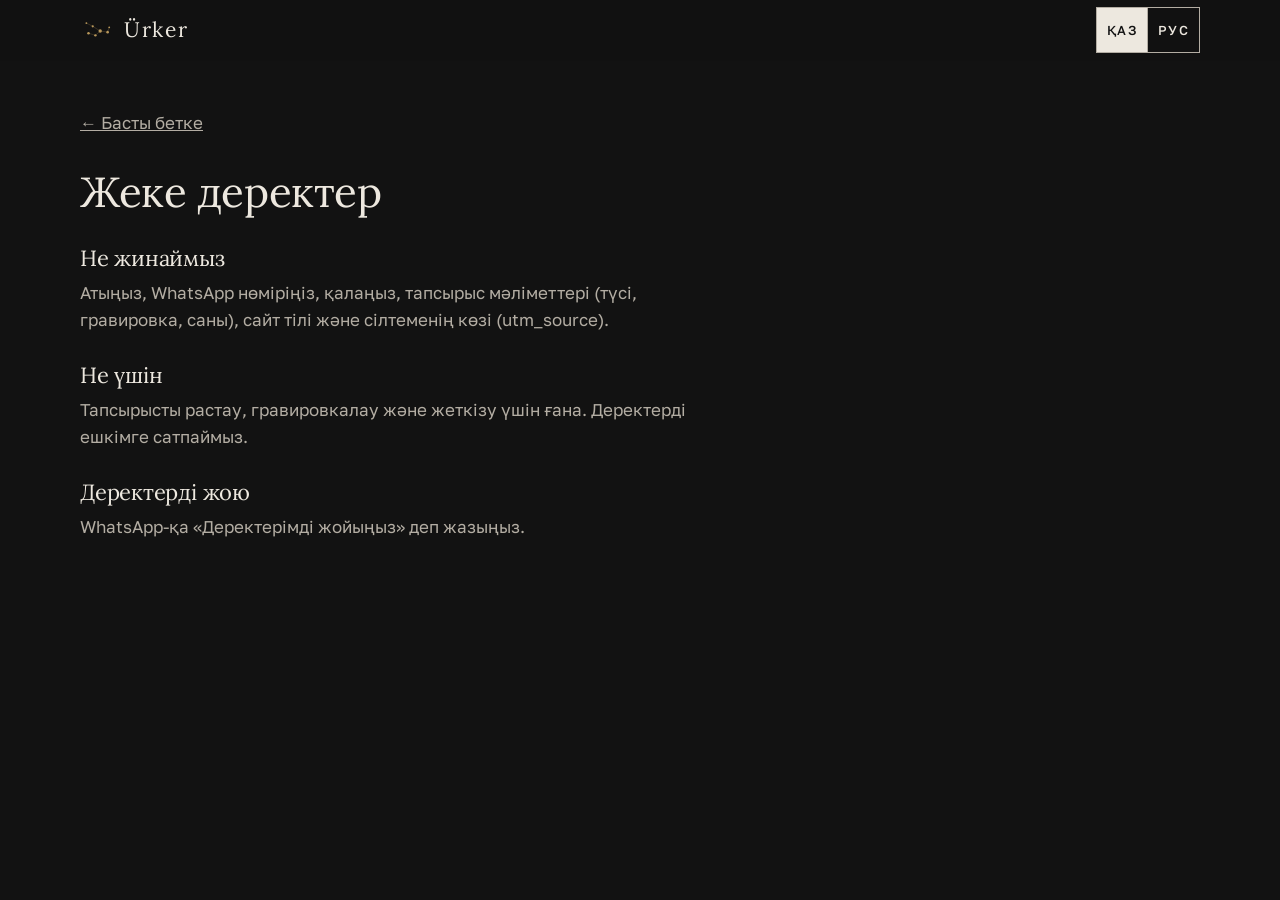
<file: privacy.html>
<!doctype html>
<html lang="kk">
<head>
  <meta charset="utf-8">
  <meta name="viewport" content="width=device-width, initial-scale=1">
  <title>Ürker</title>
  <meta name="robots" content="noindex">
  <meta name="theme-color" content="#121212">
  <link rel="icon" href="favicon.svg" type="image/svg+xml">
  <link rel="stylesheet" href="styles.css?v=20261128c">
  <style>
    .privacy { padding: 40px 0 96px; }
    .privacy h1 { font-size: 42px; margin: 24px 0 28px; }
    .privacy h2 { font-size: 22px; margin: 30px 0 8px; }
    .privacy p { color: var(--text-soft); max-width: 36em; }
    .back-link { display: inline-flex; min-height: 44px; align-items: center; color: var(--text-soft); }
  </style>
</head>
<body data-page="privacy">
  <svg width="0" height="0" style="position:absolute" aria-hidden="true" focusable="false">
    <symbol id="stars" viewBox="0 0 64 40">
      <g stroke="currentColor" stroke-width=".8" stroke-linecap="round" opacity=".55">
        <line x1="16" y1="26" x2="29" y2="30"/><line x1="29" y1="30" x2="38" y2="22"/><line x1="38" y1="22" x2="52" y2="24"/>
        <line x1="52" y1="24" x2="55" y2="15"/><line x1="38" y1="22" x2="24" y2="13"/><line x1="24" y1="13" x2="12" y2="7"/>
      </g>
      <g fill="currentColor">
        <circle cx="38" cy="22" r="3.2"/><circle cx="52" cy="24" r="2.4"/><circle cx="55" cy="15" r="1.7"/><circle cx="29" cy="30" r="2.2"/>
        <circle cx="16" cy="26" r="2.4"/><circle cx="24" cy="13" r="2.1"/><circle cx="12" cy="7" r="1.8"/>
      </g>
    </symbol>
  </svg>
  <header class="site-header">
    <div class="wrap header-inner">
      <a class="logo" href="./" data-t-attr="aria-label:logoLabel">
        <svg class="logo-mark" viewBox="0 0 64 40" aria-hidden="true" focusable="false"><use href="#stars"/></svg>
        <span class="logo-word" aria-hidden="true" translate="no">Ürker</span>
      </a>
      <div class="lang-switch" role="group" data-t-attr="aria-label:langSwitchLabel">
        <button type="button" data-lang="kk" lang="kk"></button>
        <button type="button" data-lang="ru" lang="ru"></button>
      </div>
    </div>
  </header>
  <main class="privacy">
    <div class="wrap narrow">
      <a class="back-link" href="./" data-t="privacy.back"></a>
      <h1 data-t="privacy.title"></h1>
      <div data-list="privacy.sections"></div>
    </div>
  </main>
  <script src="config.js?v=20261128c"></script>
  <script src="content.js?v=20261128c"></script>
  <script src="art.js?v=20261128c"></script>
  <script src="main.js?v=20261128c"></script>
</body>
</html>
</file>
<file: styles.css>
/* Ürker — стили. Mobile-first: сначала телефон, дальше @media для планшета и компьютера. */

/* Шрифты лежат в fonts/ (Lora, Golos Text, Bad Script — лицензия SIL OFL). */
@font-face { font-family: 'Lora'; font-weight: 400 500; font-display: swap; src: url(fonts/lora-cyrillic-ext.woff2) format('woff2'); unicode-range: U+0460-052F, U+1C80-1C8A, U+20B4, U+2DE0-2DFF, U+A640-A69F, U+FE2E-FE2F; }
@font-face { font-family: 'Lora'; font-weight: 400 500; font-display: swap; src: url(fonts/lora-cyrillic.woff2) format('woff2'); unicode-range: U+0301, U+0400-045F, U+0490-0491, U+04B0-04B1, U+2116; }
@font-face { font-family: 'Lora'; font-weight: 400 500; font-display: swap; src: url(fonts/lora-latin-ext.woff2) format('woff2'); unicode-range: U+0100-02BA, U+02BD-02C5, U+02C7-02CC, U+02CE-02D7, U+02DD-02FF, U+0304, U+0308, U+0329, U+1D00-1DBF, U+1E00-1E9F, U+1EF2-1EFF, U+2020, U+20A0-20AB, U+20AD-20C4, U+2113, U+2C60-2C7F, U+A720-A7FF; }
@font-face { font-family: 'Lora'; font-weight: 400 500; font-display: swap; src: url(fonts/lora-latin.woff2) format('woff2'); unicode-range: U+0000-00FF, U+0131, U+0152-0153, U+02BB-02BC, U+02C6, U+02DA, U+02DC, U+0304, U+0308, U+0329, U+2000-206F, U+20AC, U+2122, U+2191, U+2193, U+2212, U+2215, U+FEFF, U+FFFD; }
@font-face { font-family: 'Golos Text'; font-weight: 400 500; font-display: swap; src: url(fonts/golos-cyrillic-ext.woff2) format('woff2'); unicode-range: U+0460-052F, U+1C80-1C8A, U+20B4, U+2DE0-2DFF, U+A640-A69F, U+FE2E-FE2F; }
@font-face { font-family: 'Golos Text'; font-weight: 400 500; font-display: swap; src: url(fonts/golos-cyrillic.woff2) format('woff2'); unicode-range: U+0301, U+0400-045F, U+0490-0491, U+04B0-04B1, U+2116; }
@font-face { font-family: 'Golos Text'; font-weight: 400 500; font-display: swap; src: url(fonts/golos-latin-ext.woff2) format('woff2'); unicode-range: U+0100-02BA, U+02BD-02C5, U+02C7-02CC, U+02CE-02D7, U+02DD-02FF, U+0304, U+0308, U+0329, U+1D00-1DBF, U+1E00-1E9F, U+1EF2-1EFF, U+2020, U+20A0-20AB, U+20AD-20C4, U+2113, U+2C60-2C7F, U+A720-A7FF; }
@font-face { font-family: 'Golos Text'; font-weight: 400 500; font-display: swap; src: url(fonts/golos-latin.woff2) format('woff2'); unicode-range: U+0000-00FF, U+0131, U+0152-0153, U+02BB-02BC, U+02C6, U+02DA, U+02DC, U+0304, U+0308, U+0329, U+2000-206F, U+20AC, U+2122, U+2191, U+2193, U+2212, U+2215, U+FEFF, U+FFFD; }
/* Рукописный шрифт гравировки — браузер скачает его, только когда он понадобится */
@font-face { font-family: 'Bad Script'; font-display: swap; src: url(fonts/script-cyrillic-ext.woff2) format('woff2'); unicode-range: U+0460-052F, U+1C80-1C8A, U+20B4, U+2DE0-2DFF, U+A640-A69F, U+FE2E-FE2F; }
@font-face { font-family: 'Bad Script'; font-display: swap; src: url(fonts/script-cyrillic.woff2) format('woff2'); unicode-range: U+0301, U+0400-045F, U+0490-0491, U+04B0-04B1, U+2116; }
@font-face { font-family: 'Bad Script'; font-display: swap; src: url(fonts/script-latin.woff2) format('woff2'); unicode-range: U+0000-00FF, U+0131, U+0152-0153, U+02BB-02BC, U+02C6, U+02DA, U+02DC, U+0304, U+0308, U+0329, U+2000-206F, U+20AC, U+2122, U+2191, U+2193, U+2212, U+2215, U+FEFF, U+FFFD; }

:root {
  color-scheme: dark;
  --bg: #121212;
  --bg-2: #1A1918;
  --text: #EDE8DF;
  --text-soft: #B3ADA3;
  --brass: #B8975A;
  --brass-light: #D4B67A;
  --paper: #F4EFE6;
  --ink: #1C1A17;
  --rule: #2E2C29;
  --field: #8A847A;
  --error: #E8A598;

  --serif: 'Lora', Georgia, 'Times New Roman', serif;
  --sans: 'Golos Text', 'Segoe UI', Roboto, Arial, sans-serif;

  --wrap: 1200px;
  --gutter: 22px;
  --section: 64px;
}

*, *::before, *::after { box-sizing: border-box; }
[hidden], [data-gap] { display: none !important; }
a, button, summary, label, select, input { touch-action: manipulation; }
html { -webkit-text-size-adjust: 100%; scroll-behavior: smooth; scroll-padding-top: 72px; }
body { margin: 0; background: var(--bg); color: var(--text); font: 400 17px/1.6 var(--sans); -webkit-font-smoothing: antialiased; }
img, svg { display: block; max-width: 100%; }
img { height: auto; }
figure, p, h1, h2, h3, dl, dd { margin: 0; }
a { color: inherit; }
button, input, select, output { font: inherit; color: inherit; }
h1, h2, h3 { font-family: var(--serif); font-weight: 400; line-height: 1.12; letter-spacing: -0.01em; text-wrap: balance; }
h2 { font-size: 34px; margin-bottom: 28px; }
p { text-wrap: pretty; }
:focus-visible { outline: 2px solid var(--brass); outline-offset: 3px; }

.wrap { max-width: var(--wrap); margin: 0 auto; padding: 0 var(--gutter); }
.narrow > * { max-width: 760px; }
.skip-link { position: absolute; left: 12px; top: -60px; z-index: 100; background: var(--text); color: var(--bg); padding: 10px 16px; text-decoration: none; }
.skip-link:focus { top: 12px; }

/* ---------- Шапка ---------- */
.site-header { position: sticky; top: 0; z-index: 20; background: rgba(18, 18, 18, .94); border-bottom: 1px solid transparent; transition: border-color .2s; }
.site-header.is-scrolled { border-bottom-color: var(--rule); }
.header-inner { display: flex; align-items: center; justify-content: space-between; height: 60px; }
.logo { display: inline-flex; align-items: center; gap: 10px; min-height: 44px; text-decoration: none; }
.logo-mark { width: 34px; height: 22px; color: var(--brass); }
.logo-word { font-family: var(--serif); font-size: 21px; letter-spacing: 0.08em; }
.header-right { display: flex; align-items: center; gap: 6px; }
.ig-link { width: 44px; height: 44px; display: grid; place-items: center; color: var(--text-soft); }
.ig-link:hover { color: var(--text); }
.ig-link svg { width: 22px; height: 22px; }
.lang-switch { display: flex; border: 1px solid var(--text-soft); }
.lang-switch button { appearance: none; background: transparent; border: 0; cursor: pointer; font-size: 13px; font-weight: 500; letter-spacing: 0.1em; min-width: 50px; min-height: 44px; padding: 0 10px; }
.lang-switch button + button { border-left: 1px solid var(--text-soft); }
.lang-switch button[aria-pressed="true"] { background: var(--text); color: var(--bg); }

/* ---------- Кнопки ---------- */
.btn { display: inline-flex; align-items: center; justify-content: center; gap: 10px; min-height: 54px; padding: 0 30px; background: var(--text); color: var(--bg); border: 1px solid var(--text); font-size: 16px; font-weight: 500; letter-spacing: .02em; text-decoration: none; cursor: pointer; text-align: center; transition: background-color .2s, color .2s, border-color .2s; }
.btn:hover { background: var(--brass-light); border-color: var(--brass-light); }
.btn[disabled] { opacity: .6; cursor: progress; }
.btn-block { width: 100%; }
.btn-outline { background: transparent; color: var(--text); border-color: var(--text-soft); }
.btn-outline:hover { background: var(--text); color: var(--bg); border-color: var(--text); }
.icon { width: 20px; height: 20px; flex: none; }

/* ---------- Первый экран ---------- */
.hero { padding: 8px 0 48px; }
.hero-grid { display: grid; gap: 4px; }
.hero-text { order: 2; }
.hero-media { order: 1; }
.kind { display: none; }
h1 { margin-bottom: 12px; }
h1 .product { display: block; font-size: 18px; color: var(--brass-light); margin-bottom: 6px; letter-spacing: .04em; }
h1 .slogan { display: block; font-size: 36px; line-height: 1.12; text-wrap: balance; }
.lead { color: var(--text-soft); font-size: 16px; max-width: 32em; margin-bottom: 16px; }
.price-row { display: flex; align-items: baseline; gap: 10px; margin-bottom: 14px; }
.price-star { width: 28px; height: 18px; color: var(--brass); align-self: center; }
.price-label { font-size: 14px; color: var(--text-soft); }
.price { font-family: var(--serif); font-size: 32px; font-variant-numeric: lining-nums tabular-nums; }
.hero-text .btn { width: 100%; }
.facts { list-style: none; padding: 0; margin: 22px 0 0; display: grid; grid-template-columns: repeat(3, 1fr); border-top: 1px solid var(--rule); font-size: 13px; line-height: 1.35; color: var(--text-soft); }
.facts li { padding: 10px 8px 0 0; }
.facts li + li { padding-left: 10px; border-left: 1px solid var(--rule); }
.art svg, .art img { width: 100%; height: auto; }
.hero-media .art { max-width: 160px; margin: 0 auto; }
.sketch-note { font-size: 11px; color: var(--text-soft); opacity: .8; text-align: center; margin-top: -10px; letter-spacing: .02em; }

/* ---------- Почему Үркер (светлый блок) ---------- */
.story { background: var(--paper); color: var(--ink); padding: 64px 0; color-scheme: light; }
.story h2 { margin-bottom: 14px; }
.story-grid { display: grid; gap: 24px; }
.story-stars { width: 140px; height: 88px; color: var(--ink); }
.story-text { font-family: var(--serif); font-size: 20px; line-height: 1.55; max-width: 34em; }

/* ---------- Секции ---------- */
.section { padding: var(--section) 0; }
.divider { display: flex; align-items: center; gap: 18px; max-width: var(--wrap); margin: 0 auto; padding: 0 var(--gutter); color: var(--brass); }
.divider::before, .divider::after { content: ''; flex: 1; height: 1px; background: var(--rule); }
.divider svg { width: 44px; height: 28px; }

.feature-list { display: grid; gap: 36px; }
.feature .art { background: #0D0D0D; margin-bottom: 14px; aspect-ratio: 3 / 2; display: grid; place-items: center; overflow: hidden; }
.feature .art svg, .feature .art img { width: 100%; height: 100%; object-fit: contain; }
.feature h3 { font-size: 22px; margin-bottom: 4px; }
.feature p { color: var(--text-soft); max-width: 28em; }

.specs-grid { display: grid; gap: 40px; }
.spec { border-top: 1px solid var(--text-soft); }
.spec > div { display: grid; gap: 2px; padding: 14px 0; border-bottom: 1px solid var(--rule); }
.spec dt { color: var(--text-soft); font-size: 15px; }
.spec dd { font-family: var(--serif); font-size: 19px; }

.colors-figure { margin: 0; }
.color-list { display: flex; flex-wrap: wrap; justify-content: center; gap: 8px 16px; margin-top: 14px; font-size: 14px; color: var(--text-soft); }
.color-list-label { color: var(--text); font-weight: 500; }
.color-item { display: inline-flex; align-items: center; gap: 6px; }
.color-item i { width: 12px; height: 12px; border-radius: 50%; box-shadow: inset 0 0 0 1px rgba(255,255,255,.25); }

/* ---------- Конструктор ---------- */
.builder { background: var(--bg-2); padding: var(--section) 0; outline: none; border-top: 1px solid var(--rule); border-bottom: 1px solid var(--rule); }
.builder-grid { display: grid; gap: 20px; }
.preview-col { position: sticky; top: 60px; z-index: 5; background: var(--bg-2); padding: 8px 0 6px; margin: 0 calc(-1 * var(--gutter)); border-bottom: 1px solid var(--rule); }
.preview { max-width: 132px; margin: 0 auto; }
.preview-caption { display: flex; justify-content: center; gap: 14px; color: var(--text-soft); font-size: 13px; margin-top: -6px; }
.preview-caption span + span { color: var(--brass-light); }
.builder-intro { color: var(--text-soft); margin: -14px 0 28px; }
#order-form { display: grid; gap: 24px; }
.field { border: 0; margin: 0; padding: 0; min-width: 0; }
.field > label, .field > legend, .label-row label, .qty-label { display: block; font-weight: 500; margin-bottom: 10px; padding: 0; }
.field legend strong { font-weight: 400; color: var(--brass-light); }
.label-row { display: flex; justify-content: space-between; align-items: baseline; }
.counter { font-size: 14px; color: var(--text-soft); font-variant-numeric: tabular-nums; }
.counter.is-full { color: var(--brass-light); }
.field-hint { font-size: 14px; color: var(--text-soft); margin-top: 6px; }
.field-error { font-size: 15px; color: var(--error); margin-top: 6px; font-weight: 500; }

input[type="text"], input[type="tel"], select { width: 100%; min-height: 52px; padding: 12px 14px; font-size: 17px; background: var(--bg); color: var(--text); border: 1px solid var(--field); border-radius: 0; appearance: none; }
input::placeholder { color: #8A847A; }
input:focus, select:focus { border-color: var(--text); outline: 2px solid var(--text); outline-offset: -2px; }
input[aria-invalid="true"], select[aria-invalid="true"] { border-color: var(--error); outline-color: var(--error); }
.select-wrap { position: relative; }
.select-wrap::after { content: ''; position: absolute; right: 18px; top: 50%; width: 8px; height: 8px; border-right: 1.5px solid var(--text); border-bottom: 1.5px solid var(--text); transform: translateY(-70%) rotate(45deg); pointer-events: none; }

.swatches { display: flex; gap: 12px; flex-wrap: wrap; }
.swatch { position: relative; width: 50px; height: 50px; border-radius: 50%; border: 1px solid #4A4743; cursor: pointer; display: grid; place-items: center; }
.swatch input { position: absolute; inset: 0; opacity: 0; margin: 0; cursor: pointer; }
.swatch span { width: 38px; height: 38px; border-radius: 50%; box-shadow: inset 0 0 0 1px rgba(255,255,255,.14); pointer-events: none; }
.swatch:has(input:checked) { border: 2px solid var(--brass); }
.swatch:has(input:focus-visible) { outline: 2px solid var(--text); outline-offset: 3px; }

.choices { display: flex; flex-wrap: wrap; gap: 8px; }
.choice { display: inline-flex; align-items: center; gap: 10px; min-height: 48px; padding: 0 16px; border: 1px solid var(--field); cursor: pointer; }
.choice:has(input:checked) { border-color: var(--brass); box-shadow: inset 0 0 0 1px var(--brass); }
.choice input, .check input { width: 20px; height: 20px; margin: 0; accent-color: var(--brass); flex: none; }
.choice .sample { font-size: 18px; }

.qty-field { display: flex; flex-wrap: wrap; align-items: center; gap: 8px 18px; }
.qty-label { margin: 0 !important; }
.qty { display: inline-flex; align-items: center; border: 1px solid var(--field); }
.qty-btn { appearance: none; width: 48px; height: 48px; background: transparent; border: 0; cursor: pointer; font-size: 22px; }
.qty-btn:disabled { opacity: .35; cursor: default; }
.qty output { min-width: 40px; text-align: center; font-variant-numeric: tabular-nums; font-size: 18px; }
.qty-more { flex-basis: 100%; font-size: 14px; color: var(--brass-light); }

.total { display: flex; justify-content: space-between; align-items: baseline; padding: 18px 0; border-top: 1px solid var(--text-soft); border-bottom: 1px solid var(--rule); }
.total-note { font-size: 14px; color: var(--text-soft); margin-top: -14px; }
.optional { font-weight: 400; font-size: 14px; color: var(--text-soft); }
.total strong { font-family: var(--serif); font-weight: 400; font-size: 30px; font-variant-numeric: lining-nums tabular-nums; }
.contacts-title { font-size: 22px; margin-top: 8px; }

.check { display: flex; align-items: flex-start; gap: 12px; cursor: pointer; }
.check input { margin-top: 3px; }
.consent-link { display: inline-flex; align-items: center; min-height: 44px; margin: 0 0 0 32px; font-size: 14px; color: var(--text-soft); }
.hp { position: absolute; left: -10000px; width: 1px; height: 1px; overflow: hidden; }
.form-summary { padding: 12px 14px; border-left: 3px solid var(--error); background: var(--bg); color: var(--error); font-weight: 500; }
.pay-note { font-size: 14px; color: var(--text-soft); text-align: center; margin-top: -8px; }

.result { padding: 24px 0; outline: none; }
.result-stars { width: 64px; height: 40px; color: var(--brass); margin-bottom: 16px; }
.result-title { font-family: var(--serif); font-size: 34px; margin-bottom: 6px; }
.result-order { color: var(--brass-light); margin-bottom: 10px; }
.result-text { color: var(--text-soft); margin-bottom: 22px; max-width: 30em; }
.result-fail .result-title { font-size: 26px; }

/* ---------- Шаги ---------- */
.step-list { list-style: none; padding: 0; margin: 0; counter-reset: s; display: grid; gap: 24px; }
.step-list li { counter-increment: s; display: grid; grid-template-columns: 44px 1fr; gap: 10px; align-items: baseline; }
.step-list li::before { content: counter(s); font-family: var(--serif); font-size: 34px; line-height: 1; color: var(--brass); }
.step-list li p { font-size: 18px; }

/* ---------- Для компаний (светлый блок) ---------- */
.business { background: var(--paper); color: var(--ink); padding: 64px 0; color-scheme: light; }
.business h2 { margin-bottom: 12px; }
.business-text { font-family: var(--serif); font-size: 21px; max-width: 30em; margin-bottom: 26px; }
.business .btn { background: var(--ink); border-color: var(--ink); color: var(--paper); }
.business .btn:hover { background: #000; border-color: #000; }

/* ---------- Вопросы ---------- */
.faq-list { border-top: 1px solid var(--text-soft); }
.faq-list details { border-bottom: 1px solid var(--rule); }
.faq-list summary { list-style: none; cursor: pointer; display: flex; justify-content: space-between; gap: 18px; align-items: baseline; padding: 20px 0; font-family: var(--serif); font-size: 20px; line-height: 1.35; }
.faq-list summary::-webkit-details-marker { display: none; }
.faq-list summary::after { content: '+'; font-family: var(--sans); font-size: 24px; line-height: 1; color: var(--brass); flex: none; transition: transform .2s; }
.faq-list details[open] summary::after { transform: rotate(45deg); }
.faq-list .answer { padding: 0 0 22px; color: var(--text-soft); max-width: 36em; }

/* ---------- Подвал ---------- */
.site-footer { border-top: 1px solid var(--rule); padding: 48px 0 120px; font-size: 15px; color: var(--text-soft); }
.footer-inner { display: grid; gap: 28px; }
.footer-mark { width: 48px; height: 30px; color: var(--brass); margin-bottom: 10px; }
.footer-word { font-family: var(--serif); font-size: 26px; letter-spacing: .08em; color: var(--text); margin-bottom: 6px; }
.footer-links { display: flex; flex-wrap: wrap; align-items: center; gap: 20px; }
.footer-link { display: inline-flex; align-items: center; min-height: 44px; color: var(--text); }
.footer-seller, .footer-copy { font-size: 14px; }

/* ---------- Нижняя панель заказа (телефон) ---------- */
.buybar { position: fixed; left: 0; right: 0; bottom: 0; z-index: 30; display: flex; gap: 10px; padding: 10px var(--gutter) calc(10px + env(safe-area-inset-bottom)); background: rgba(18,18,18,.96); border-top: 1px solid var(--rule); transition: transform .25s ease, opacity .25s ease; }
.buybar.is-hidden { transform: translateY(110%); opacity: 0; pointer-events: none; }
.buybar-order { flex: 1; min-height: 50px; padding: 0 16px; justify-content: space-between; }
.buybar-price { font-family: var(--serif); font-size: 18px; font-variant-numeric: lining-nums tabular-nums; }
.buybar-wa { flex: none; width: 50px; height: 50px; display: grid; place-items: center; border: 1px solid var(--text-soft); color: var(--text); }
.buybar-wa svg { width: 26px; height: 26px; }
.buybar-wa:hover { border-color: var(--text); }
.noscript { padding: 16px var(--gutter); background: var(--paper); color: var(--ink); font-size: 15px; }
.noscript a { color: inherit; }

/* ---------- Первый экран: звёзды загораются, имя гравируется ---------- */
.u-anim .u-dots circle { fill-opacity: .2; transition: fill .5s ease, fill-opacity .5s ease; }
.u-anim .u-dots circle.on { fill: #F6E3B0; fill-opacity: 1; }
.u-anim .u-lines { opacity: .12; transition: opacity .9s ease, stroke .9s ease; }
.u-anim .u-led.lit .u-lines { opacity: .75; stroke: #F6E3B0; }
.art.is-playable { cursor: pointer; -webkit-tap-highlight-color: transparent; }

/* ---------- Заглушки (?draft=1) ---------- */
mark.draft { background: #FFE34D; color: #121212; padding: 0 2px; }

@media (prefers-reduced-motion: reduce) {
  html { scroll-behavior: auto; }
}

/* ---------- Планшет ---------- */
@media (min-width: 700px) {
  :root {
  color-scheme: dark; --gutter: 40px; --section: 110px; }
  .hero-media .art { max-width: 300px; }
  .hero { padding: 24px 0 64px; }
  h1 .product { font-size: 24px; }
  .lead { font-size: 17px; margin-bottom: 24px; }
  .price-row { margin-bottom: 22px; }
  .feature .art { aspect-ratio: 4 / 3; }
  h2 { font-size: 44px; margin-bottom: 36px; }
  h1 .slogan { font-size: 60px; }
  h1 .product { font-size: 26px; }
  .hero-text .btn { width: auto; }
  .story-grid { grid-template-columns: 200px 1fr; align-items: center; gap: 48px; }
  .story-stars { width: 200px; height: 125px; }
  .story-text { font-size: 24px; }
  .feature-list { grid-template-columns: repeat(3, 1fr); gap: 32px; }
  .spec > div { grid-template-columns: 180px 1fr; gap: 24px; align-items: baseline; }
  .step-list { grid-template-columns: repeat(4, 1fr); gap: 32px; }
  .step-list li { grid-template-columns: 1fr; gap: 14px; }
  .step-list li::before { font-size: 48px; }
  .footer-inner { grid-template-columns: 1fr auto; align-items: end; }
  .footer-seller, .footer-copy { grid-column: 1 / -1; }
}

/* ---------- Компьютер ---------- */
@media (min-width: 1024px) {
  .hero { padding: 48px 0 80px; }
  .hero-grid { grid-template-columns: 1fr 1fr; gap: 64px; align-items: center; }
  .hero-text { order: 1; }
  .hero-media { order: 2; }
  .hero-media .art { max-width: 480px; }
  h1 .slogan { font-size: 74px; }
  .specs-grid { grid-template-columns: 5fr 6fr; gap: 64px; align-items: center; }
  .builder-grid { grid-template-columns: 1fr 1fr; gap: 72px; align-items: start; }
  .preview-col { position: sticky; top: 90px; background: none; padding: 0; margin: 0; border: 0; }
  .preview { max-width: 440px; }
  .buybar { display: none; }
  .site-footer { padding-bottom: 56px; }
}

/* Пока характеристик нет — блок показывает только цвета, по центру */
.specs-grid > div:has(> .spec[data-gap]) { display: none; }
.specs-grid:has(> div > .spec[data-gap]) { grid-template-columns: 1fr; max-width: 760px; }

/* =====================================================================
   Движение (motion.js). Класс .m ставит motion.js — без JS всё видно сразу.
   .m-calm — в системе включено «уменьшить движение»: без наклона, парения, падающих звёзд.
   ===================================================================== */
:root { --ease: cubic-bezier(.2, .7, .2, 1); --ease-out: cubic-bezier(.16, 1, .3, 1); }

/* Шапка: въезд, линия прогресса */
.m .site-header { animation: dropIn .9s var(--ease-out) both; }
@keyframes dropIn { from { transform: translateY(-100%); opacity: 0; } }
.progress { position: absolute; left: 0; right: 0; bottom: -1px; height: 2px; background: linear-gradient(90deg, var(--brass-light), var(--brass) 60%, rgba(184,151,90,.4)); transform: scaleX(0); transform-origin: left; pointer-events: none; }

/* Созвездия: звёзды вспыхивают по одной, линии прорисовываются, потом мерцают */
.cn { overflow: visible; }
.cn circle { transform-box: fill-box; transform-origin: center; }
.m .cn:not(.on) circle { opacity: 0; }
.m .cn:not(.on) line { stroke-dasharray: 1; stroke-dashoffset: 1; }
.cn.on circle { animation: starPop .7s var(--ease-out) calc(var(--s, 0) * 110ms) both, twinkle 5s ease-in-out calc(1.6s + var(--s, 0) * .7s) infinite; }
.cn.on line { stroke-dasharray: 1; animation: draw 1s var(--ease) calc(350ms + var(--l, 0) * 120ms) both; }
@keyframes starPop { 0% { opacity: 0; transform: scale(.1); } 55% { opacity: 1; transform: scale(1.5); } 100% { opacity: 1; transform: scale(1); } }
@keyframes twinkle { 0%, 100% { opacity: 1; } 50% { opacity: .4; } }
@keyframes draw { from { stroke-dashoffset: 1; } to { stroke-dashoffset: 0; } }

/* Первый экран: ночное небо, тёплое сияние, парящая обложка */
.hero { position: relative; overflow: hidden; }
.sky { position: absolute; inset: 0; z-index: 0; pointer-events: none; }
.hero-grid { position: relative; z-index: 1; }
.hero::after { content: ''; position: absolute; left: 0; right: 0; bottom: 0; height: 90px; background: linear-gradient(transparent, var(--bg)); pointer-events: none; z-index: 0; }
.m .hero-media { position: relative; isolation: isolate; translate: 0 var(--py, 0px); opacity: var(--po, 1); }
.m .hero-media::before { content: ''; position: absolute; left: 50%; top: 46%; width: 300px; aspect-ratio: 1; translate: -50% -50%; background: radial-gradient(closest-side, rgba(212,182,122,.22), rgba(184,151,90,.07) 55%, transparent 76%); z-index: -1; pointer-events: none; animation: halo 6s ease-in-out infinite; }
@keyframes halo { 0%, 100% { opacity: .65; scale: .94; } 50% { opacity: 1; scale: 1.06; } }
.m .hero-media .art { perspective: 900px; animation: float 7s ease-in-out 1.6s infinite; will-change: transform; }
.m .hero-media .art svg { transform: rotateX(var(--rx, 0deg)) rotateY(var(--ry, 0deg)); transition: transform .6s var(--ease-out); }
@keyframes float { 0%, 100% { transform: translateY(0); } 50% { transform: translateY(-9px); } }
.m .hero-media .u-sheen { animation: sheen 7s ease-in-out 2.6s infinite; }
@keyframes sheen { 0% { transform: translateX(0); } 24%, 100% { transform: translateX(660px); } }
@keyframes sheenOnce { from { transform: translateX(0); } to { transform: translateX(660px); } }
.u-spark { opacity: 0; transition: opacity .25s; pointer-events: none; }
.u-spark.is-on { opacity: 1; }

/* Первый экран: появление по очереди */
.m .hero .product, .m .hero .lead, .m .hero .price-row, .m .hero-text .btn, .m .hero .facts li, .m .hero-media, .m .sketch-note { opacity: 0; }
.hero.hero-in .hero-media { animation: emerge 1.5s var(--ease-out) both; }
.hero.hero-in .product { animation: track 1.3s var(--ease-out) .05s both; }
.hero.hero-in .lead { animation: rise .9s var(--ease-out) .55s both; }
.hero.hero-in .price-row { animation: rise .9s var(--ease-out) .7s both; }
.hero.hero-in .hero-text .btn { animation: rise .9s var(--ease-out) .85s both; }
.hero.hero-in .facts li { animation: rise .8s var(--ease-out) calc(1s + var(--i, 0) * 110ms) both; }
.hero.hero-in .sketch-note { animation: fade 1s ease 1.4s both; }
@keyframes emerge { from { opacity: 0; transform: scale(.92) translateY(14px); } to { opacity: 1; transform: none; } }
@keyframes track { from { opacity: 0; letter-spacing: .38em; } to { opacity: 1; letter-spacing: .04em; } }
@keyframes rise { from { opacity: 0; transform: translateY(18px); } to { opacity: 1; transform: none; } }
@keyframes fade { from { opacity: 0; } to { opacity: .8; } }

/* Заголовки: слова поднимаются из-под строки */
.split .w { display: inline-block; overflow: hidden; vertical-align: top; padding: .08em .03em .16em; margin: -.08em -.03em -.16em; }
.split .w > span { display: inline-block; transition: transform 1.05s var(--ease-out), opacity .7s ease; transition-delay: calc(var(--w, 0) * 70ms); }
.m .split:not(.in) .w > span { transform: translateY(105%); opacity: 0; }

/* «Почему Үркер»: слова проявляются при прокрутке */
.ink .iw { transition: opacity .5s ease; }
.m .ink .iw:not(.lit) { opacity: .14; }

/* Блоки поднимаются при прокрутке, соседние — с задержкой */
.m [data-r] { transition: opacity .9s var(--ease), transform 1.05s var(--ease-out); transition-delay: calc(var(--i, 0) * 110ms); }
.m [data-r]:not(.in) { opacity: 0; transform: translateY(28px); }

/* Разделитель: линии расходятся от звёзд */
.divider::before { transform-origin: right; }
.divider::after { transform-origin: left; }
.divider::before, .divider::after { transition: transform 1.4s var(--ease-out) .2s; }
.m .divider:not(.in)::before, .m .divider:not(.in)::after { transform: scaleX(0); }

/* Шаги: латунная нить соединяет цифры */
.step-list { position: relative; }
.step-list::before { content: ''; position: absolute; left: 10px; top: 14px; bottom: 30px; width: 1px; background: linear-gradient(var(--brass), rgba(184,151,90,.1)); transform-origin: top; transition: transform 1.8s var(--ease-out) .3s; }
.m .step-list:not(.in)::before { transform: scaleY(0); }
.step-list li::before { position: relative; z-index: 1; background: var(--bg); padding-bottom: 8px; justify-self: start; }

/* Три отличия: живые сцены */
.feature .art { background: radial-gradient(ellipse at 50% 42%, #201E1A, #0C0C0C 72%); transition: transform .7s var(--ease-out); }
.m .feature .art:not(.play) .u-phone { transform: translateY(-70px); opacity: 0; }
.feature .art.play .u-phone { animation: drop 1.2s var(--ease-out) .15s both; }
@keyframes drop { 0% { transform: translateY(-80px); opacity: 0; } 65% { transform: translateY(5px); opacity: 1; } 100% { transform: none; opacity: 1; } }
.u-ring { transform-box: fill-box; transform-origin: center; }
.feature .art.play .u-ring { animation: ring 2.6s ease-out 1.3s infinite; }
.feature .art.play .u-ring + .u-ring { animation-delay: 2.6s; }
@keyframes ring { from { opacity: .85; transform: scale(1); } to { opacity: 0; transform: scale(2.6); } }
.feature .art.play .u-bolt { animation: bolt 2.6s ease-in-out 1.3s infinite; }
@keyframes bolt { 0%, 100% { fill: #B8975A; } 45% { fill: #F6E3B0; } }
.u-led2 circle { transform-box: fill-box; transform-origin: center; }
.m .feature .art:not(.play) .u-led2 circle { opacity: .12; }
.m .feature .art:not(.play) .u-led2 line { stroke-dasharray: 1; stroke-dashoffset: 1; }
.feature .art.play .u-led2 circle { animation: starPop .7s var(--ease-out) calc(.35s + var(--s, 0) * 150ms) both, twinkle 4.5s ease-in-out calc(2.4s + var(--s, 0) * .6s) infinite; }
.feature .art.play .u-led2 line { stroke-dasharray: 1; animation: draw 1.1s var(--ease) calc(1.2s + var(--l, 0) * 130ms) both; }
.feature .art:has(.u-engr-big) { cursor: pointer; }
@media (hover: hover) { .feature:hover .art { transform: translateY(-6px); } }

/* Пять цветов: веер из стопки, наведение поднимает */
.u-cw { transition: transform 1.1s var(--ease-out), opacity .7s ease; transition-delay: calc(var(--k, 0) * 80ms); cursor: pointer; }
.m .colors-figure:not(.in) .u-cw { transform: translateX(var(--dx, 0)); opacity: 0; }
.colors-figure.in .u-cw:hover { transform: translateY(-26px); transition-delay: 0s; transition-duration: .45s; }
.color-item, .color-list-label { transition: opacity .6s ease, transform .6s var(--ease-out); transition-delay: calc(.7s + var(--k, 0) * 80ms); }
.m .colors-figure:not(.in) .color-item, .m .colors-figure:not(.in) .color-list-label { opacity: 0; transform: translateY(8px); }

/* Конструктор */
.preview { perspective: 700px; }
.preview.swap svg { animation: swap .6s var(--ease-out); }
.preview.swap .u-sheen { animation: sheenOnce 1s ease-out .1s both; }
@keyframes swap { 0% { opacity: .35; transform: rotateY(-22deg) scale(.95); } 100% { opacity: 1; transform: none; } }
.swatch { transition: transform .25s var(--ease-out), border-color .2s; }
.swatch span { transition: transform .35s var(--ease-out); }
.swatch:has(input:checked) span { transform: scale(.84); }
@media (hover: hover) { .swatch:hover { transform: translateY(-2px); } }
.choice { transition: border-color .2s, background-color .2s; }
.choice:has(input:checked) { border-color: var(--brass); background: rgba(184,151,90,.08); }
.qty output, #total { display: inline-block; }
.tick { animation: tick .35s var(--ease-out); }
@keyframes tick { from { transform: translateY(-35%); opacity: .2; } to { transform: none; opacity: 1; } }

/* Кнопки: блик и нажатие */
.btn { position: relative; overflow: hidden; isolation: isolate; transition: background-color .2s, color .2s, border-color .2s, transform .15s; }
.btn:active { transform: scale(.985); }
.btn::after { content: ''; position: absolute; top: 0; bottom: 0; left: -50%; width: 38%; background: linear-gradient(100deg, transparent, rgba(212,182,122,.45), transparent); transform: skewX(-20deg); opacity: 0; pointer-events: none; }
@media (hover: hover) { .btn:hover::after { animation: shine .9s var(--ease) both; } }
.btn.shine::after { animation: shine 1.2s var(--ease) both; }
.buybar:not(.is-hidden) .buybar-order::after { animation: shine 1.2s var(--ease) .4s both; }
@keyframes shine { from { opacity: 1; transform: skewX(-20deg) translateX(0); } to { opacity: 1; transform: skewX(-20deg) translateX(420%); } }

/* Спасибо за заказ */
.result:not([hidden]) .result-text, .result:not([hidden]) .result-order, .result:not([hidden]) .btn { animation: rise .8s var(--ease-out) .6s both; }
.result-stars { width: 96px; height: 60px; }

/* Для компаний: большое созвездие-водяной знак */
.business { position: relative; overflow: hidden; }
.business::after { content: ''; position: absolute; right: -40px; bottom: -30px; width: 340px; height: 212px; opacity: .07; pointer-events: none; background: url("data:image/svg+xml,%3Csvg xmlns='http://www.w3.org/2000/svg' viewBox='0 0 64 40'%3E%3Cg stroke='%231C1A17' stroke-width='.5' fill='none'%3E%3Cpath d='M16 26 29 30 38 22 52 24 55 15M38 22 24 13 12 7'/%3E%3C/g%3E%3Cg fill='%231C1A17'%3E%3Ccircle cx='38' cy='22' r='3.2'/%3E%3Ccircle cx='52' cy='24' r='2.4'/%3E%3Ccircle cx='55' cy='15' r='1.7'/%3E%3Ccircle cx='29' cy='30' r='2.2'/%3E%3Ccircle cx='16' cy='26' r='2.4'/%3E%3Ccircle cx='24' cy='13' r='2.1'/%3E%3Ccircle cx='12' cy='7' r='1.8'/%3E%3C/g%3E%3C/svg%3E") no-repeat center / contain; }
.business-inner { position: relative; z-index: 1; }

/* Спокойный режим: без больших перемещений */
.m-calm .colors-figure:not(.in) .u-cw { transform: none; }
.m-calm .feature .art:not(.play) .u-phone { transform: none; }

/* Планшет и компьютер */
@media (min-width: 700px) {
  .step-list::before { left: 0; right: 0; top: 26px; bottom: auto; width: auto; height: 1px; background: linear-gradient(90deg, var(--brass), rgba(184,151,90,.08)); transform-origin: left; }
  .m .step-list:not(.in)::before { transform: scaleX(0); }
  .step-list li::before { padding: 0 18px 0 0; }
  .business::after { width: 520px; height: 325px; right: 2%; bottom: -40px; }
  .m .hero-media::before { width: 560px; }
}

/* Печать — всё видно */
@media print {
  .sky, .progress { display: none; }
  .m [data-r], .m .split .w > span, .m .hero *, .m .ink .iw, .m .cn circle { opacity: 1 !important; transform: none !important; animation: none !important; }
}
</file>
